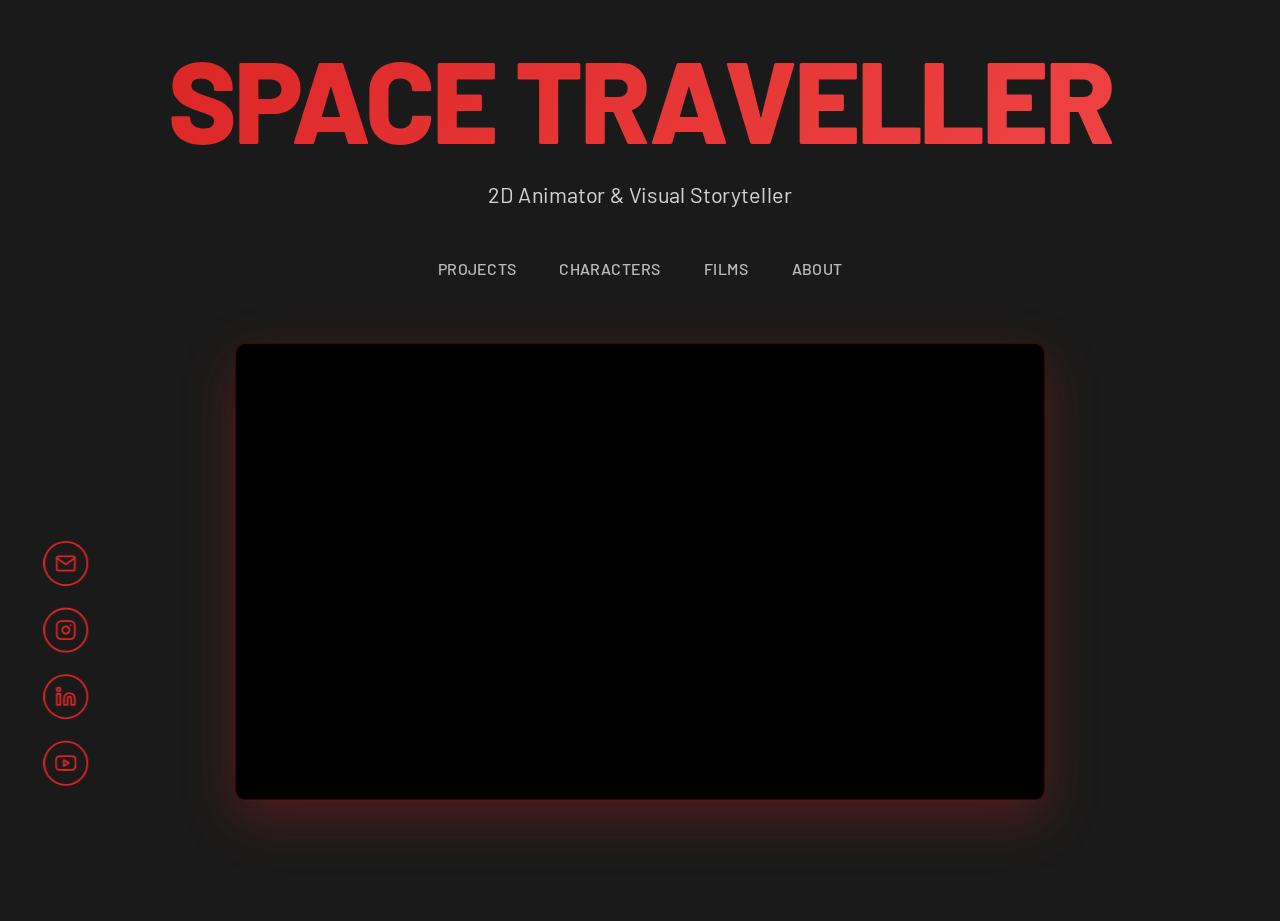
<file: index.html>
<!DOCTYPE html>
<html lang="en">
<head>
    <meta charset="UTF-8">
    <meta name="viewport" content="width=device-width, initial-scale=1.0">
    <title>Space Traveller - Home</title>
    <link rel="stylesheet" href="css/style.css">
</head>
<body>
    <main class="content" style="padding-top: 0;">
        <div class="home-container">
            <div class="home-social-sidebar">
                <a href="mailto:spacetraveller525@gmail.com" class="home-sidebar-link">
                    <div class="home-sidebar-icon">
                        <svg xmlns="http://www.w3.org/2000/svg" width="24" height="24" viewBox="0 0 24 24" fill="none" stroke="currentColor" stroke-width="2" stroke-linecap="round" stroke-linejoin="round">
                            <path d="M4 4h16c1.1 0 2 .9 2 2v12c0 1.1-.9 2-2 2H4c-1.1 0-2-.9-2-2V6c0-1.1.9-2 2-2z"></path>
                            <polyline points="22,6 12,13 2,6"></polyline>
                        </svg>
                    </div>
                    <span class="sidebar-text">spacetraveller525@gmail.com</span>
                </a>
                <a href="https://www.instagram.com/spacetraveller.525/" target="_blank" class="home-sidebar-link">
                    <div class="home-sidebar-icon">
                        <svg xmlns="http://www.w3.org/2000/svg" width="24" height="24" viewBox="0 0 24 24" fill="none" stroke="currentColor" stroke-width="2" stroke-linecap="round" stroke-linejoin="round">
                            <rect x="2" y="2" width="20" height="20" rx="5" ry="5"></rect>
                            <path d="M16 11.37A4 4 0 1 1 12.63 8 4 4 0 0 1 16 11.37z"></path>
                            <line x1="17.5" y1="6.5" x2="17.51" y2="6.5"></line>
                        </svg>
                    </div>
                    <span class="sidebar-text">@spacetraveller.525</span>
                </a>
                <a href="https://www.linkedin.com/in/spacetraveller/" target="_blank" class="home-sidebar-link">
                    <div class="home-sidebar-icon">
                        <svg xmlns="http://www.w3.org/2000/svg" width="24" height="24" viewBox="0 0 24 24" fill="none" stroke="currentColor" stroke-width="2" stroke-linecap="round" stroke-linejoin="round">
                            <path d="M16 8a6 6 0 0 1 6 6v7h-4v-7a2 2 0 0 0-2-2 2 2 0 0 0-2 2v7h-4v-7a6 6 0 0 1 6-6z"></path>
                            <rect x="2" y="9" width="4" height="12"></rect>
                            <circle cx="4" cy="4" r="2"></circle>
                        </svg>
                    </div>
                    <span class="sidebar-text">in/spacetraveller</span>
                </a>
                <a href="https://youtube.com/@spacetraveller525" target="_blank" class="home-sidebar-link">
                    <div class="home-sidebar-icon">
                        <svg xmlns="http://www.w3.org/2000/svg" width="24" height="24" viewBox="0 0 24 24" fill="none" stroke="currentColor" stroke-width="2" stroke-linecap="round" stroke-linejoin="round">
                            <path d="M22.54 6.42a2.78 2.78 0 0 0-1.94-2C18.88 4 12 4 12 4s-6.88 0-8.6.46a2.78 2.78 0 0 0-1.94 2A29 29 0 0 0 1 11.75a29 29 0 0 0 .46 5.33A2.78 2.78 0 0 0 3.4 19c1.72.46 8.6.46 8.6.46s6.88 0 8.6-.46a2.78 2.78 0 0 0 1.94-2 29 29 0 0 0 .46-5.25 29 29 0 0 0-.46-5.33z"></path>
                            <polygon points="9.75 15.02 15.5 11.75 9.75 8.48 9.75 15.02"></polygon>
                        </svg>
                    </div>
                    <span class="sidebar-text">@spacetraveller525</span>
                </a>
            </div>
            
            <div class="home-main-content">
                <h1 class="home-title">SPACE TRAVELLER</h1>
                <p class="home-subtitle">2D Animator & Visual Storyteller</p>
                <nav class="home-nav">
                    <a href="projects.html" class="home-nav-item">Projects</a>
                    <a href="characters.html" class="home-nav-item">Characters</a>
                    <a href="films.html" class="home-nav-item">Films</a>
                    <a href="about.html" class="home-nav-item">About</a>
                </nav>
                <div class="video-container">
                    <iframe src="https://www.youtube.com/embed/kRFguLxbXY4?si=YwdmxigkZ_XMOcw9" title="YouTube video player" frameborder="0" allow="accelerometer; autoplay; clipboard-write; encrypted-media; gyroscope; picture-in-picture; web-share" allowfullscreen></iframe>
                </div>
            </div>
        </div>
    </main>
</body>
</html>
</file>
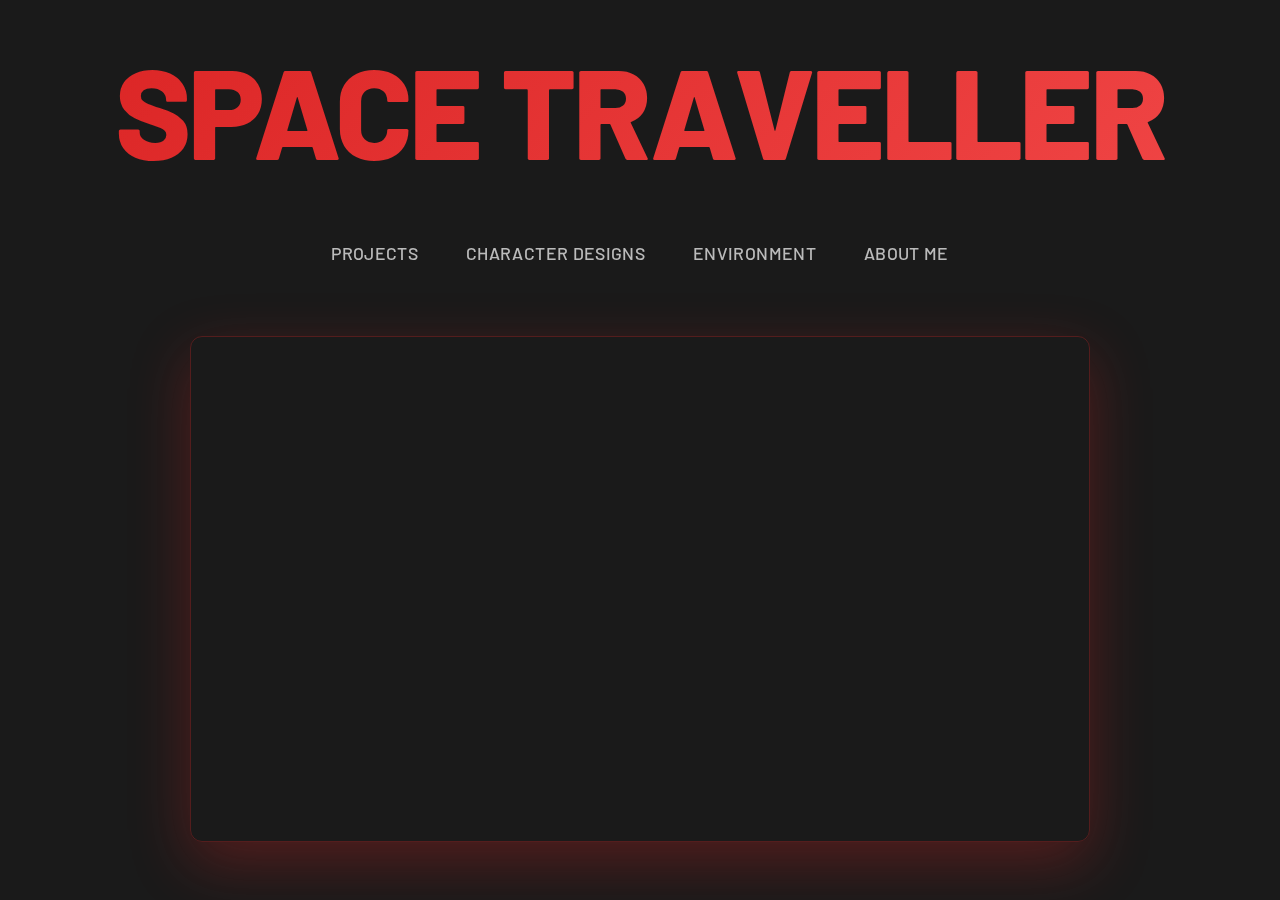
<file: Portfolio/index.html>
<!DOCTYPE html>
<html lang="en">
<head>
    <meta charset="UTF-8">
    <meta name="viewport" content="width=device-width, initial-scale=1.0">
    <title>Portfolio</title>
    <link rel="stylesheet" href="css/style.css">
</head>
<body>
    <header class="header">
        <div class="logo">SPACE TRAVELLER</div>
        <nav class="nav">
            <div class="nav-item active" data-tab="home">Home</div>
            <div class="nav-item" data-tab="projects">Projects</div>
            <div class="nav-item" data-tab="characters">Character Designs</div>
            <div class="nav-item" data-tab="environment">Environment</div>
            <div class="nav-item" data-tab="about">About Me</div>
        </nav>
    </header>

    <main class="content">
        <!-- Home Tab -->
        <div class="tab-content active" id="home">
            <div class="home-container">
                <h1 class="home-title">SPACE TRAVELLER</h1>
                <nav class="home-nav">
                    <div class="home-nav-item" data-tab="projects">Projects</div>
                    <div class="home-nav-item" data-tab="characters">Character Designs</div>
                    <div class="home-nav-item" data-tab="environment">Environment</div>
                    <div class="home-nav-item" data-tab="about">About Me</div>
                </nav>
                <div class="video-container">
                    <iframe src="https://www.youtube.com/embed/kRFguLxbXY4?si=YwdmxigkZ_XMOcw9" title="YouTube video player" frameborder="0" allow="accelerometer; autoplay; clipboard-write; encrypted-media; gyroscope; picture-in-picture; web-share" allowfullscreen></iframe>
                </div>
            </div>
        </div>

        <!-- Projects Tab -->
        <div class="tab-content" id="projects">
            <div class="hero">
                <h1 class="hero-title">CREATIVE<br>PROJECTS</h1>
                <p class="hero-subtitle">A collection of my latest work showcasing various artistic styles and techniques</p>
            </div>
            <div class="grid">
                <div class="card">
                    <div class="placeholder-img">01</div>
                    <div class="card-overlay">
                        <h3 class="card-title">Project Alpha</h3>
                        <p class="card-desc">Digital illustration series</p>
                    </div>
                </div>
                <div class="card">
                    <div class="placeholder-img" style="background: linear-gradient(135deg, #7f1d1d 0%, #dc2626 100%);">02</div>
                    <div class="card-overlay">
                        <h3 class="card-title">Project Beta</h3>
                        <p class="card-desc">Concept art exploration</p>
                    </div>
                </div>
                <div class="card">
                    <div class="placeholder-img" style="background: linear-gradient(135deg, #450a0a 0%, #991b1b 100%);">03</div>
                    <div class="card-overlay">
                        <h3 class="card-title">Project Gamma</h3>
                        <p class="card-desc">Mixed media collection</p>
                    </div>
                </div>
                <div class="card">
                    <div class="placeholder-img" style="background: linear-gradient(135deg, #991b1b 0%, #ef4444 100%);">04</div>
                    <div class="card-overlay">
                        <h3 class="card-title">Project Delta</h3>
                        <p class="card-desc">Experimental artwork</p>
                    </div>
                </div>
                <div class="card">
                    <div class="placeholder-img" style="background: linear-gradient(135deg, #b91c1c 0%, #dc2626 100%);">05</div>
                    <div class="card-overlay">
                        <h3 class="card-title">Project Epsilon</h3>
                        <p class="card-desc">Character studies</p>
                    </div>
                </div>
                <div class="card">
                    <div class="placeholder-img" style="background: linear-gradient(135deg, #1a0000 0%, #7f1d1d 100%);">06</div>
                    <div class="card-overlay">
                        <h3 class="card-title">Project Zeta</h3>
                        <p class="card-desc">Environment designs</p>
                    </div>
                </div>
            </div>
        </div>

        <!-- Character Designs Tab -->
        <div class="tab-content" id="characters">
            <div class="hero">
                <h1 class="hero-title">CHARACTER<br>DESIGNS</h1>
                <p class="hero-subtitle">Original characters brought to life through unique design and storytelling</p>
            </div>
            <div class="grid">
                <div class="card">
                    <div class="placeholder-img" style="background: linear-gradient(135deg, #dc2626 0%, #450a0a 100%);">C1</div>
                    <div class="card-overlay">
                        <h3 class="card-title">The Wanderer</h3>
                        <p class="card-desc">Fantasy character design</p>
                    </div>
                </div>
                <div class="card">
                    <div class="placeholder-img" style="background: linear-gradient(135deg, #991b1b 0%, #1a0000 100%);">C2</div>
                    <div class="card-overlay">
                        <h3 class="card-title">Cyber Nomad</h3>
                        <p class="card-desc">Sci-fi character concept</p>
                    </div>
                </div>
                <div class="card">
                    <div class="placeholder-img" style="background: linear-gradient(135deg, #b91c1c 0%, #450a0a 100%);">C3</div>
                    <div class="card-overlay">
                        <h3 class="card-title">The Guardian</h3>
                        <p class="card-desc">Hero character design</p>
                    </div>
                </div>
                <div class="card">
                    <div class="placeholder-img" style="background: linear-gradient(135deg, #ef4444 0%, #7f1d1d 100%);">C4</div>
                    <div class="card-overlay">
                        <h3 class="card-title">Shadow Dancer</h3>
                        <p class="card-desc">Stealth character design</p>
                    </div>
                </div>
                <div class="card">
                    <div class="placeholder-img" style="background: linear-gradient(135deg, #7f1d1d 0%, #dc2626 100%);">C5</div>
                    <div class="card-overlay">
                        <h3 class="card-title">The Alchemist</h3>
                        <p class="card-desc">Magic user concept</p>
                    </div>
                </div>
                <div class="card">
                    <div class="placeholder-img" style="background: linear-gradient(135deg, #450a0a 0%, #b91c1c 100%);">C6</div>
                    <div class="card-overlay">
                        <h3 class="card-title">Street Samurai</h3>
                        <p class="card-desc">Urban warrior design</p>
                    </div>
                </div>
            </div>
        </div>

        <!-- Environment Tab -->
        <div class="tab-content" id="environment">
            <div class="hero">
                <h1 class="hero-title">ENVIRONMENT<br>ART</h1>
                <p class="hero-subtitle">Immersive worlds and atmospheric scenes that tell their own stories</p>
            </div>
            <div class="grid">
                <div class="card">
                    <div class="placeholder-img" style="background: linear-gradient(135deg, #dc2626 0%, #000000 100%);">E1</div>
                    <div class="card-overlay">
                        <h3 class="card-title">Neon City</h3>
                        <p class="card-desc">Cyberpunk cityscape</p>
                    </div>
                </div>
                <div class="card">
                    <div class="placeholder-img" style="background: linear-gradient(135deg, #991b1b 0%, #1a0000 100%);">E2</div>
                    <div class="card-overlay">
                        <h3 class="card-title">Ancient Ruins</h3>
                        <p class="card-desc">Fantasy temple environment</p>
                    </div>
                </div>
                <div class="card">
                    <div class="placeholder-img" style="background: linear-gradient(135deg, #7f1d1d 0%, #450a0a 100%);">E3</div>
                    <div class="card-overlay">
                        <h3 class="card-title">Crystal Caves</h3>
                        <p class="card-desc">Underground cavern system</p>
                    </div>
                </div>
                <div class="card">
                    <div class="placeholder-img" style="background: linear-gradient(135deg, #b91c1c 0%, #000000 100%);">E4</div>
                    <div class="card-overlay">
                        <h3 class="card-title">Sky Harbor</h3>
                        <p class="card-desc">Floating city concept</p>
                    </div>
                </div>
                <div class="card">
                    <div class="placeholder-img" style="background: linear-gradient(135deg, #ef4444 0%, #7f1d1d 100%);">E5</div>
                    <div class="card-overlay">
                        <h3 class="card-title">Desert Outpost</h3>
                        <p class="card-desc">Post-apocalyptic settlement</p>
                    </div>
                </div>
                <div class="card">
                    <div class="placeholder-img" style="background: linear-gradient(135deg, #450a0a 0%, #dc2626 100%);">E6</div>
                    <div class="card-overlay">
                        <h3 class="card-title">Mystic Forest</h3>
                        <p class="card-desc">Enchanted woodland scene</p>
                    </div>
                </div>
            </div>
        </div>

        <!-- About Tab -->
        <div class="tab-content" id="about">
            <div class="about-container">
                <div class="about-section">
                    <h2>About Me</h2>
                    <p>I'm a passionate artist and designer specializing in character design, environment art, and visual storytelling. With years of experience bringing imaginative worlds to life, I focus on creating compelling visuals that resonate with audiences.</p>
                    <p>My work spans across various mediums including digital illustration, concept art, and environmental design. I believe in the power of art to transport viewers to new worlds and evoke powerful emotions.</p>
                </div>

                <div class="about-section">
                    <h2>Skills & Expertise</h2>
                    <div class="skills">
                        <div class="skill-tag">Character Design</div>
                        <div class="skill-tag">Environment Art</div>
                        <div class="skill-tag">Digital Painting</div>
                        <div class="skill-tag">Concept Art</div>
                        <div class="skill-tag">Illustration</div>
                        <div class="skill-tag">3D Modeling</div>
                        <div class="skill-tag">Color Theory</div>
                        <div class="skill-tag">Storytelling</div>
                    </div>
                </div>

                <div class="about-section">
                    <h2>Let's Connect</h2>
                    <p>I'm always excited to collaborate on new projects and connect with fellow creatives. Feel free to reach out!</p>
                    <div class="contact-links">
                        <a href="mailto:your.email@example.com" class="contact-link" title="Email">
                            <svg xmlns="http://www.w3.org/2000/svg" width="24" height="24" viewBox="0 0 24 24" fill="none" stroke="currentColor" stroke-width="2" stroke-linecap="round" stroke-linejoin="round">
                                <path d="M4 4h16c1.1 0 2 .9 2 2v12c0 1.1-.9 2-2 2H4c-1.1 0-2-.9-2-2V6c0-1.1.9-2 2-2z"></path>
                                <polyline points="22,6 12,13 2,6"></polyline>
                            </svg>
                        </a>
                        <a href="https://www.instagram.com/spacetraveller.525/" target="_blank" class="contact-link" title="Instagram">
                            <svg xmlns="http://www.w3.org/2000/svg" width="24" height="24" viewBox="0 0 24 24" fill="none" stroke="currentColor" stroke-width="2" stroke-linecap="round" stroke-linejoin="round">
                                <rect x="2" y="2" width="20" height="20" rx="5" ry="5"></rect>
                                <path d="M16 11.37A4 4 0 1 1 12.63 8 4 4 0 0 1 16 11.37z"></path>
                                <line x1="17.5" y1="6.5" x2="17.51" y2="6.5"></line>
                            </svg>
                        </a>
                        <a href="https://www.linkedin.com/in/spacetraveller/" target="_blank" class="contact-link" title="LinkedIn">
                            <svg xmlns="http://www.w3.org/2000/svg" width="24" height="24" viewBox="0 0 24 24" fill="none" stroke="currentColor" stroke-width="2" stroke-linecap="round" stroke-linejoin="round">
                                <path d="M16 8a6 6 0 0 1 6 6v7h-4v-7a2 2 0 0 0-2-2 2 2 0 0 0-2 2v7h-4v-7a6 6 0 0 1 6-6z"></path>
                                <rect x="2" y="9" width="4" height="12"></rect>
                                <circle cx="4" cy="4" r="2"></circle>
                            </svg>
                        </a>
                        <a href="#" class="contact-link" title="Twitter">
                            <svg xmlns="http://www.w3.org/2000/svg" width="24" height="24" viewBox="0 0 24 24" fill="none" stroke="currentColor" stroke-width="2" stroke-linecap="round" stroke-linejoin="round">
                                <path d="M23 3a10.9 10.9 0 0 1-3.14 1.53 4.48 4.48 0 0 0-7.86 3v1A10.66 10.66 0 0 1 3 4s-4 9 5 13a11.64 11.64 0 0 1-7 2c9 5 20 0 20-11.5a4.5 4.5 0 0 0-.08-.83A7.72 7.72 0 0 0 23 3z"></path>
                            </svg>
                        </a>
                    </div>
                </div>
            </div>
        </div>
    </main>

    <script src="js/script.js"></script>
</body>
</html>
</file>
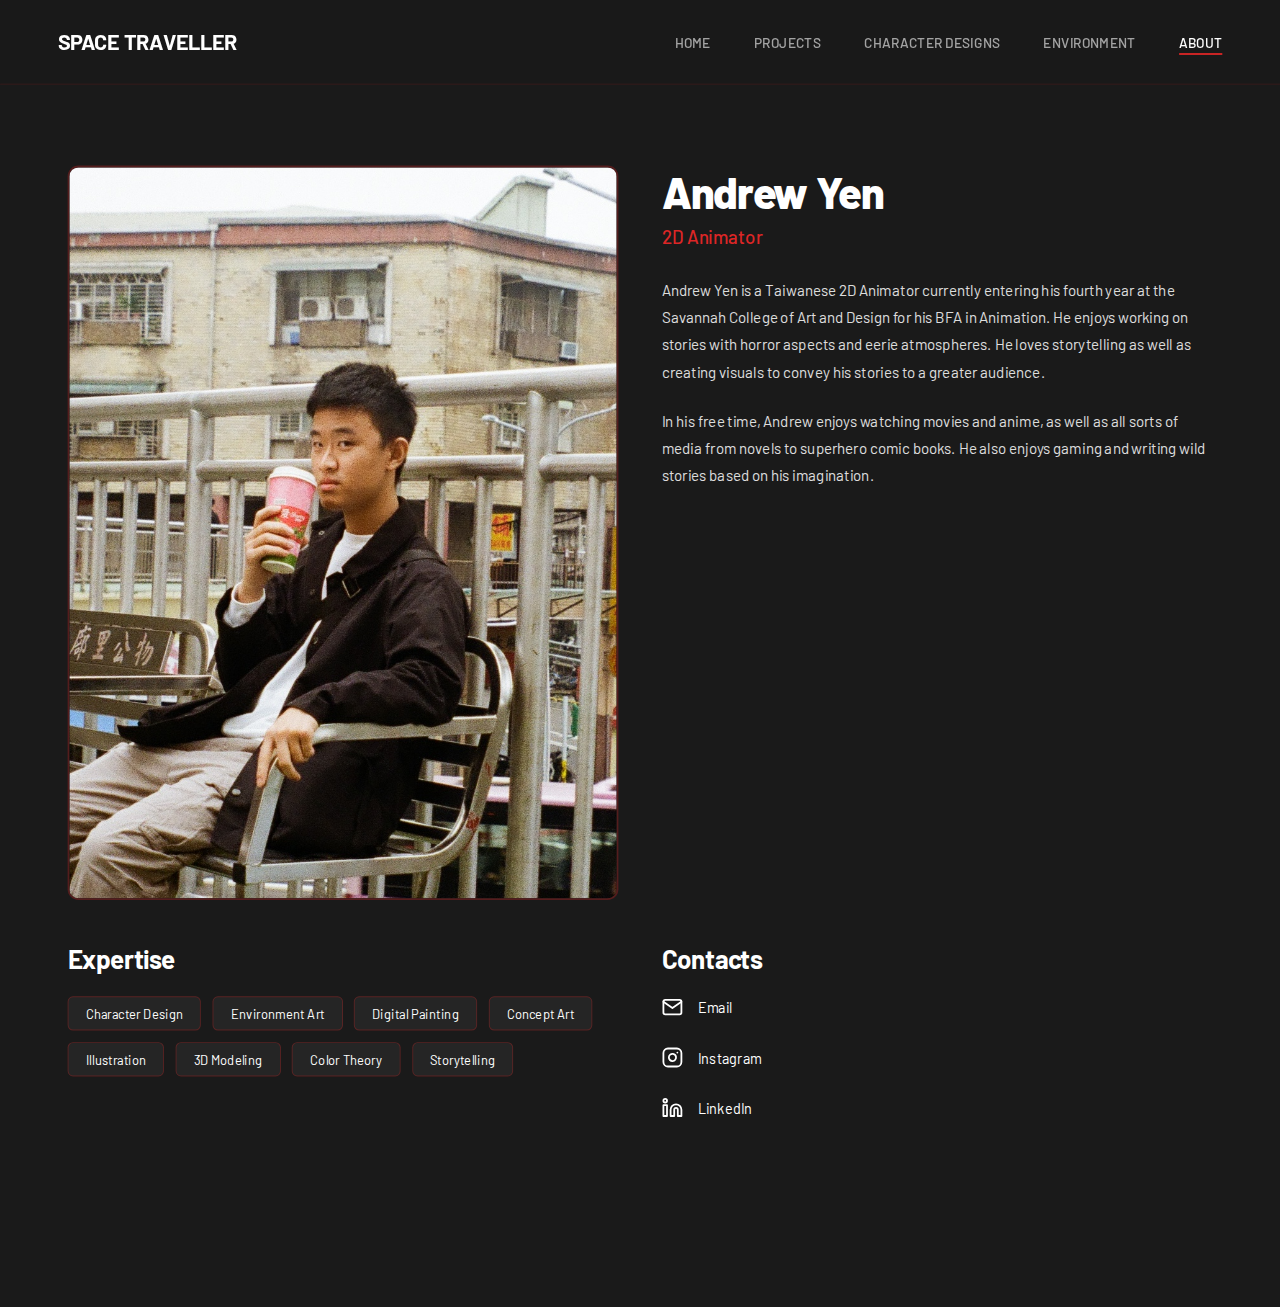
<file: about.html>
<!DOCTYPE html>
<html lang="en">
<head>
    <meta charset="UTF-8">
    <meta name="viewport" content="width=device-width, initial-scale=1.0">
    <title>Andrew Yen - About</title>
    <link rel="stylesheet" href="css/style.css">
</head>
<body>
    <header class="header">
        <div class="logo"><a href="index.html" style="color: inherit; text-decoration: none;">SPACE TRAVELLER</a></div>
        <nav class="nav">
            <a href="index.html" class="nav-item">Home</a>
            <a href="projects.html" class="nav-item">Projects</a>
            <a href="characters.html" class="nav-item">Character Designs</a>
            <a href="environment.html" class="nav-item">Environment</a>
            <a href="about.html" class="nav-item active">About</a>
        </nav>
    </header>

    <main class="content">
        <div class="about-grid-layout">
            <div class="about-grid-container">
                <!-- Top Left: Photo -->
                <div class="about-photo-box">
                    <div class="about-photo-grid">
                        <img src="images/me.jpg" alt="Andrew Yen"> 
                    </div>
                </div>
                
                <!-- Top Right: Biography -->
                <div class="about-bio-box">
                    <h1 class="about-name-grid">Andrew Yen</h1>
                    <p class="about-title-grid">2D Animator</p>
                    <div class="about-bio-text">
                        <p>Andrew Yen is a Taiwanese 2D Animator currently entering his fourth year at the Savannah College of Art and Design for his BFA in Animation. He enjoys working on stories with horror aspects and eerie atmospheres. He loves storytelling as well as creating visuals to convey his stories to a greater audience.</p>
                        <p>In his free time, Andrew enjoys watching movies and anime, as well as all sorts of media from novels to superhero comic books. He also enjoys gaming and writing wild stories based on his imagination.</p>
                    </div>
                </div>
                
                <!-- Bottom Left: Skills -->
                <div class="about-skills-box">
                    <h2 class="section-heading">Expertise</h2>
                    <div class="skills-list-grid">
                        <span>Character Design</span>
                        <span>Environment Art</span>
                        <span>Digital Painting</span>
                        <span>Concept Art</span>
                        <span>Illustration</span>
                        <span>3D Modeling</span>
                        <span>Color Theory</span>
                        <span>Storytelling</span>
                    </div>
                </div>
                
                <!-- Bottom Right: Contact -->
                <div class="about-contact-box">
                    <h2 class="section-heading">Contacts</h2>
                    <p class="contact-intro"></p>
                    <div class="contact-links-grid">
                        <a href="mailto:spacetraveller525@gmail.com" class="contact-item-grid">
                            <svg xmlns="http://www.w3.org/2000/svg" width="24" height="24" viewBox="0 0 24 24" fill="none" stroke="currentColor" stroke-width="2" stroke-linecap="round" stroke-linejoin="round">
                                <path d="M4 4h16c1.1 0 2 .9 2 2v12c0 1.1-.9 2-2 2H4c-1.1 0-2-.9-2-2V6c0-1.1.9-2 2-2z"></path>
                                <polyline points="22,6 12,13 2,6"></polyline>
                            </svg>
                            <span>Email</span>
                        </a>
                        <a href="https://www.instagram.com/spacetraveller.525/" target="_blank" class="contact-item-grid">
                            <svg xmlns="http://www.w3.org/2000/svg" width="24" height="24" viewBox="0 0 24 24" fill="none" stroke="currentColor" stroke-width="2" stroke-linecap="round" stroke-linejoin="round">
                                <rect x="2" y="2" width="20" height="20" rx="5" ry="5"></rect>
                                <path d="M16 11.37A4 4 0 1 1 12.63 8 4 4 0 0 1 16 11.37z"></path>
                                <line x1="17.5" y1="6.5" x2="17.51" y2="6.5"></line>
                            </svg>
                            <span>Instagram</span>
                        </a>
                        <a href="https://www.linkedin.com/in/spacetraveller/" target="_blank" class="contact-item-grid">
                            <svg xmlns="http://www.w3.org/2000/svg" width="24" height="24" viewBox="0 0 24 24" fill="none" stroke="currentColor" stroke-width="2" stroke-linecap="round" stroke-linejoin="round">
                                <path d="M16 8a6 6 0 0 1 6 6v7h-4v-7a2 2 0 0 0-2-2 2 2 0 0 0-2 2v7h-4v-7a6 6 0 0 1 6-6z"></path>
                                <rect x="2" y="9" width="4" height="12"></rect>
                                <circle cx="4" cy="4" r="2"></circle>
                            </svg>
                            <span>LinkedIn</span>
                        </a>
                    </div>
                </div>
            </div>
        </div>
    </main>
</body>
</html>
</file>
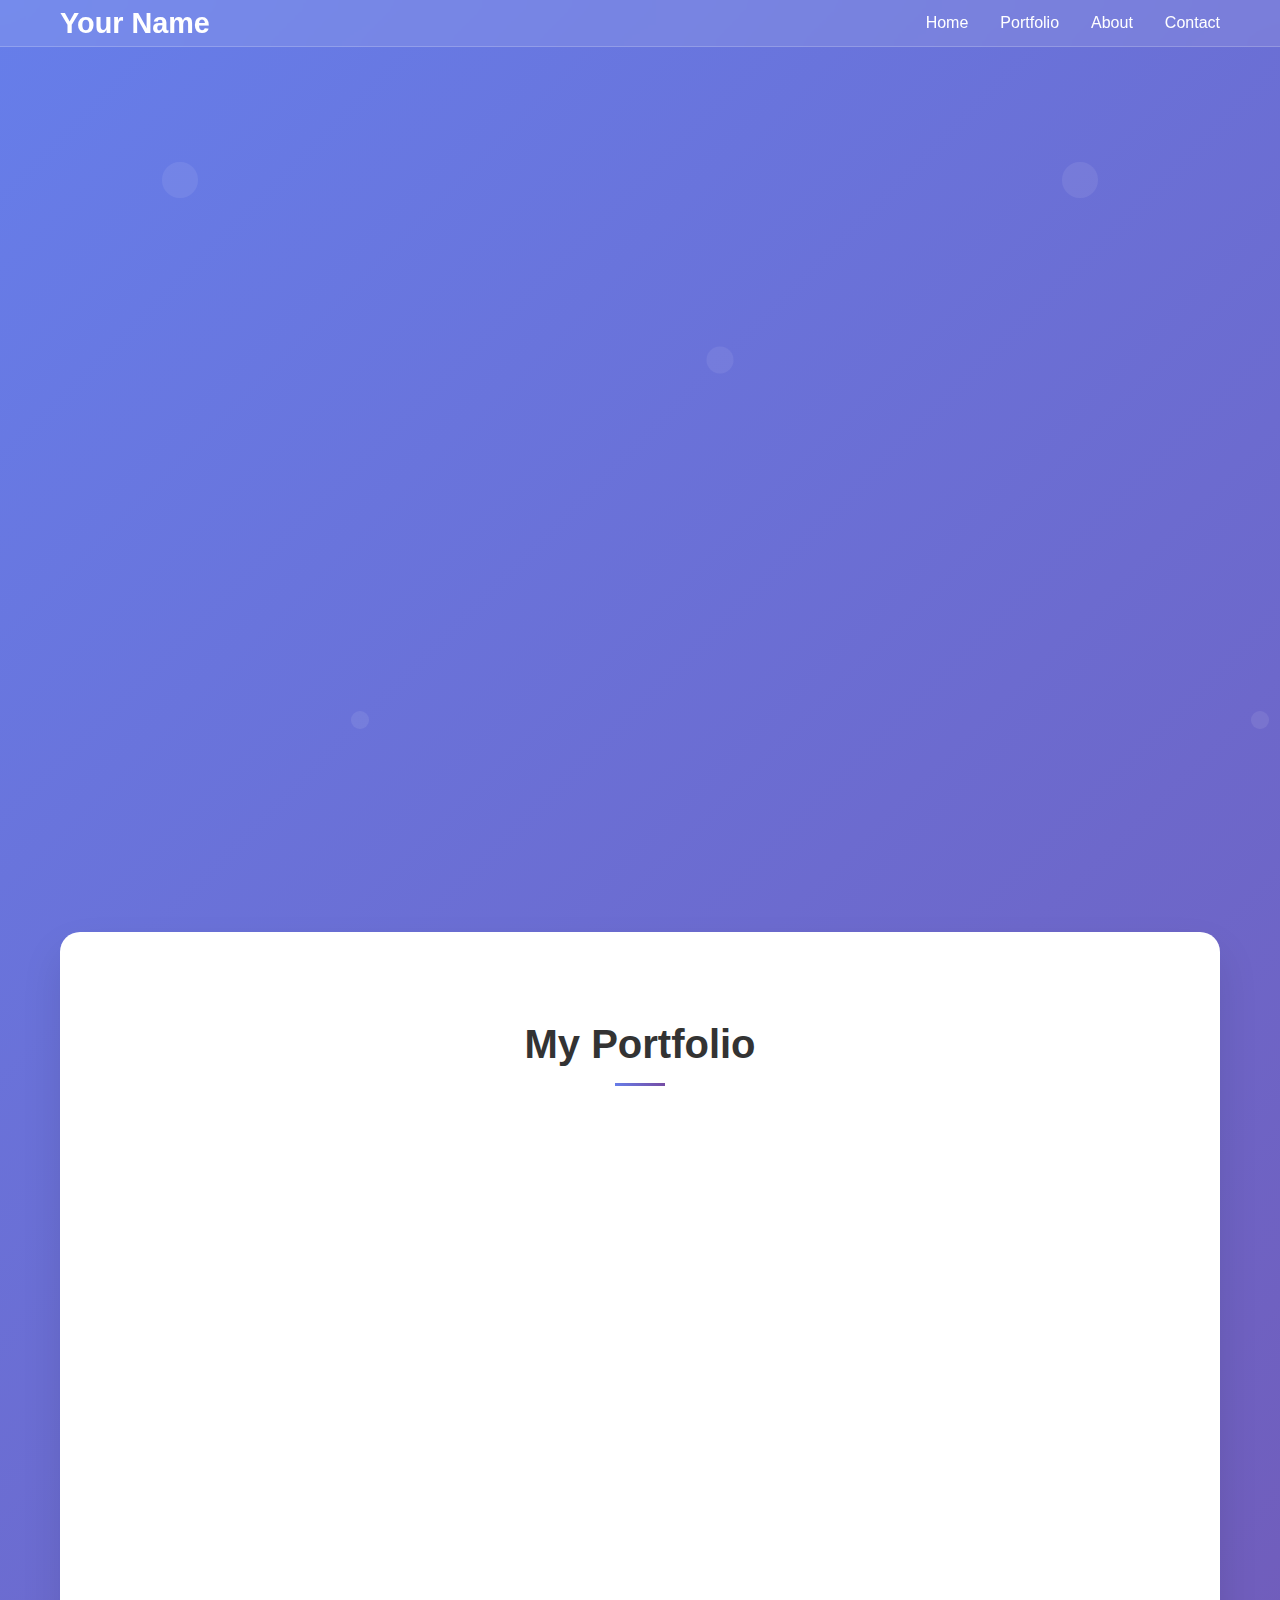
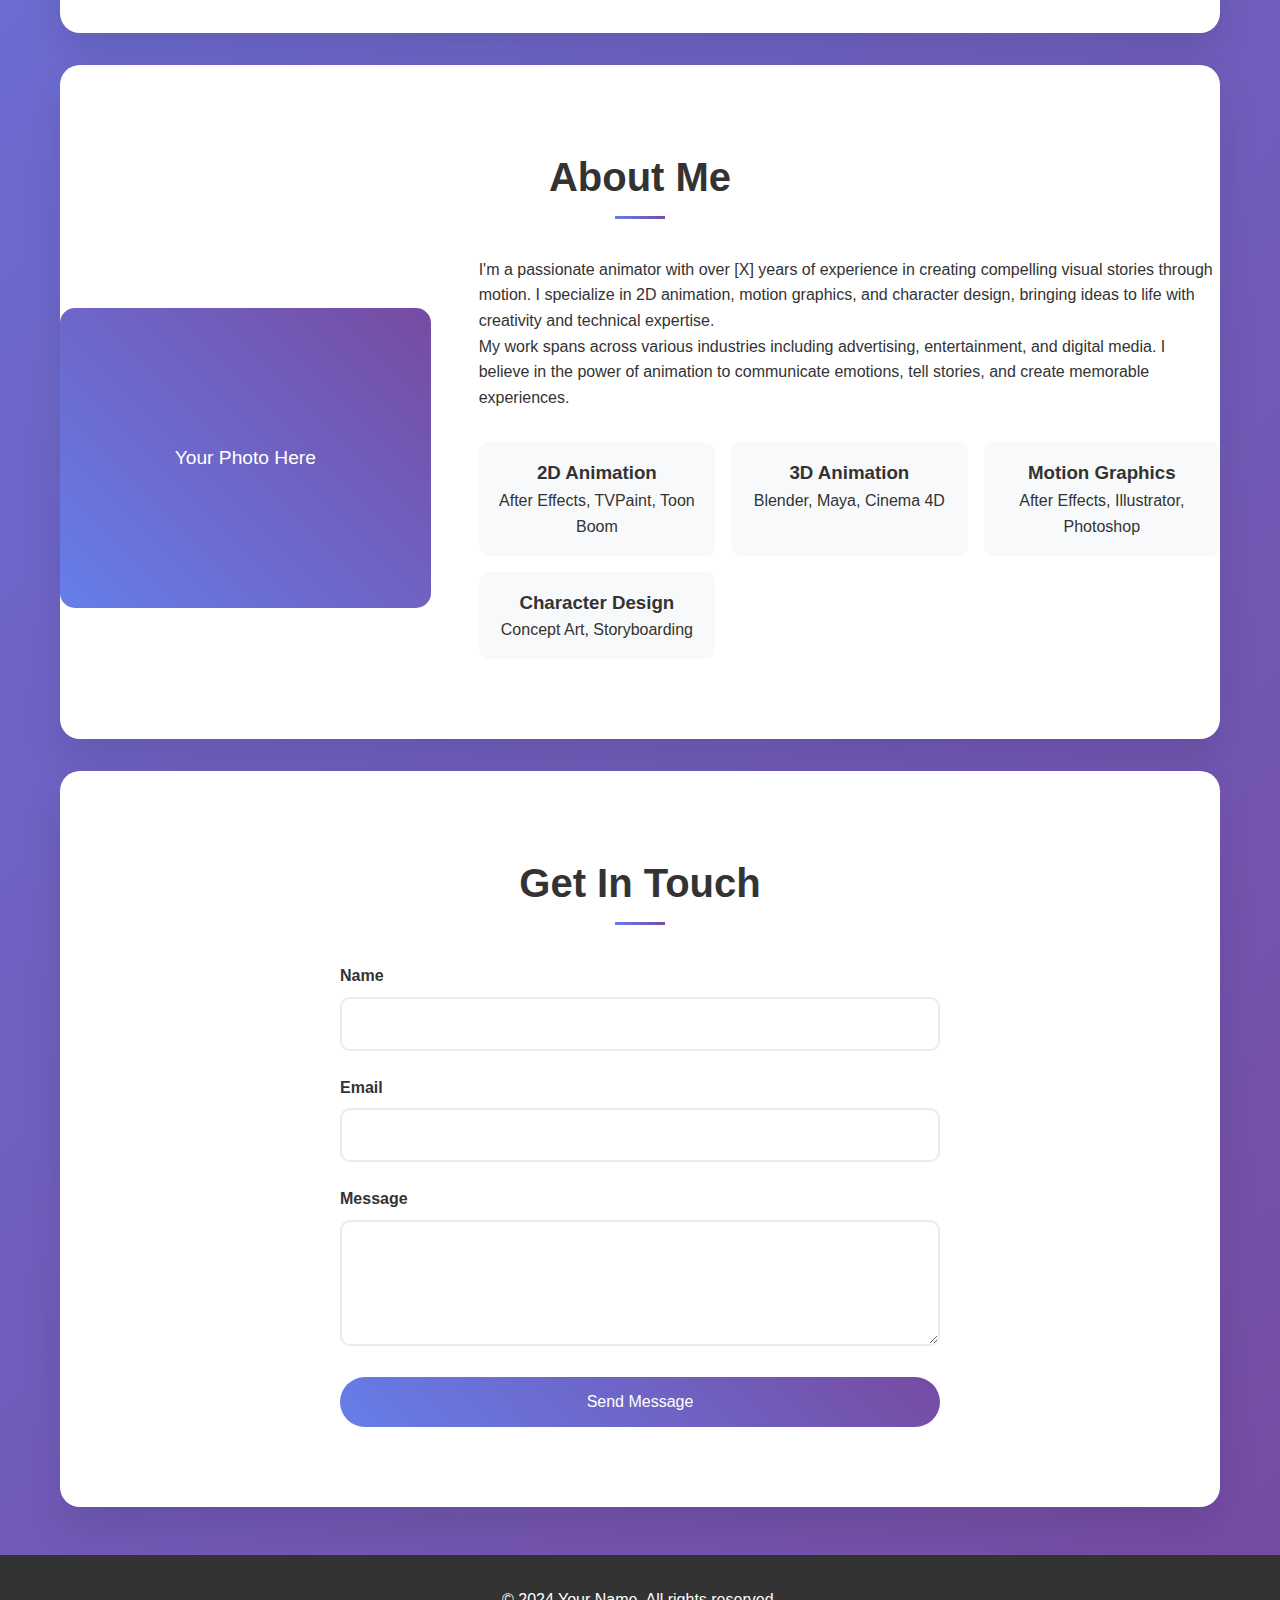
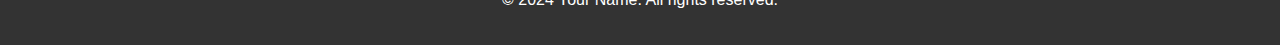
<file: animation_portfolio.html>
<!DOCTYPE html>
<html lang="en">
<head>
    <meta charset="UTF-8">
    <meta name="viewport" content="width=device-width, initial-scale=1.0">
    <title>Your Name - Animation Portfolio</title>
    <style>
        * {
            margin: 0;
            padding: 0;
            box-sizing: border-box;
        }

        body {
            font-family: 'Arial', sans-serif;
            line-height: 1.6;
            color: #333;
            background: linear-gradient(135deg, #667eea 0%, #764ba2 100%);
            min-height: 100vh;
        }

        .container {
            max-width: 1200px;
            margin: 0 auto;
            padding: 0 20px;
        }

        /* Header */
        header {
            background: rgba(255, 255, 255, 0.1);
            backdrop-filter: blur(10px);
            border-bottom: 1px solid rgba(255, 255, 255, 0.2);
            position: fixed;
            width: 100%;
            top: 0;
            z-index: 1000;
            transition: all 0.3s ease;
        }

        nav {
            display: flex;
            justify-content: space-between;
            align-items: center;
            padding: 1rem 0;
        }

        .logo {
            font-size: 1.8rem;
            font-weight: bold;
            color: white;
            text-decoration: none;
        }

        .nav-links {
            display: flex;
            list-style: none;
            gap: 2rem;
        }

        .nav-links a {
            color: white;
            text-decoration: none;
            transition: color 0.3s ease;
            position: relative;
        }

        .nav-links a:hover {
            color: #ffd700;
        }

        .nav-links a::after {
            content: '';
            position: absolute;
            bottom: -5px;
            left: 0;
            width: 0;
            height: 2px;
            background: #ffd700;
            transition: width 0.3s ease;
        }

        .nav-links a:hover::after {
            width: 100%;
        }

        /* Hero Section */
        .hero {
            height: 100vh;
            display: flex;
            align-items: center;
            justify-content: center;
            text-align: center;
            color: white;
            position: relative;
            overflow: hidden;
        }

        .hero::before {
            content: '';
            position: absolute;
            top: 0;
            left: 0;
            right: 0;
            bottom: 0;
            background: url('data:image/svg+xml,<svg xmlns="http://www.w3.org/2000/svg" viewBox="0 0 100 100"><circle cx="20" cy="20" r="2" fill="rgba(255,255,255,0.1)" opacity="0.5"><animate attributeName="opacity" values="0.5;1;0.5" dur="3s" repeatCount="indefinite"/></circle><circle cx="80" cy="40" r="1.5" fill="rgba(255,255,255,0.1)" opacity="0.3"><animate attributeName="opacity" values="0.3;0.8;0.3" dur="2s" repeatCount="indefinite"/></circle><circle cx="40" cy="80" r="1" fill="rgba(255,255,255,0.1)" opacity="0.7"><animate attributeName="opacity" values="0.7;1;0.7" dur="4s" repeatCount="indefinite"/></circle></svg>');
        }

        .hero-content {
            position: relative;
            z-index: 1;
        }

        .hero h1 {
            font-size: 4rem;
            margin-bottom: 1rem;
            opacity: 0;
            animation: slideUp 1s ease forwards;
        }

        .hero p {
            font-size: 1.5rem;
            margin-bottom: 2rem;
            opacity: 0;
            animation: slideUp 1s ease 0.3s forwards;
        }

        .cta-button {
            display: inline-block;
            background: linear-gradient(45deg, #ffd700, #ffed4e);
            color: #333;
            padding: 1rem 2rem;
            border-radius: 50px;
            text-decoration: none;
            font-weight: bold;
            transition: all 0.3s ease;
            opacity: 0;
            animation: slideUp 1s ease 0.6s forwards;
        }

        .cta-button:hover {
            transform: translateY(-3px);
            box-shadow: 0 10px 30px rgba(255, 215, 0, 0.3);
        }

        @keyframes slideUp {
            from {
                opacity: 0;
                transform: translateY(50px);
            }
            to {
                opacity: 1;
                transform: translateY(0);
            }
        }

        /* Sections */
        .section {
            padding: 5rem 0;
            background: white;
            margin-top: 2rem;
            border-radius: 20px;
            box-shadow: 0 20px 40px rgba(0, 0, 0, 0.1);
        }

        .section h2 {
            text-align: center;
            font-size: 2.5rem;
            margin-bottom: 3rem;
            color: #333;
            position: relative;
        }

        .section h2::after {
            content: '';
            position: absolute;
            bottom: -10px;
            left: 50%;
            transform: translateX(-50%);
            width: 50px;
            height: 3px;
            background: linear-gradient(45deg, #667eea, #764ba2);
        }

        /* Portfolio Grid */
        .portfolio-grid {
            display: grid;
            grid-template-columns: repeat(auto-fit, minmax(300px, 1fr));
            gap: 2rem;
            margin-top: 2rem;
        }

        .portfolio-item {
            background: #f8f9fa;
            border-radius: 15px;
            overflow: hidden;
            transition: all 0.3s ease;
            position: relative;
        }

        .portfolio-item:hover {
            transform: translateY(-10px);
            box-shadow: 0 20px 40px rgba(0, 0, 0, 0.2);
        }

        .portfolio-item img {
            width: 100%;
            height: 200px;
            object-fit: cover;
        }

        .portfolio-item-content {
            padding: 1.5rem;
        }

        .portfolio-item h3 {
            margin-bottom: 0.5rem;
            color: #333;
        }

        .portfolio-item p {
            color: #666;
            margin-bottom: 1rem;
        }

        .portfolio-item .tags {
            display: flex;
            flex-wrap: wrap;
            gap: 0.5rem;
        }

        .tag {
            background: linear-gradient(45deg, #667eea, #764ba2);
            color: white;
            padding: 0.3rem 0.8rem;
            border-radius: 20px;
            font-size: 0.8rem;
        }

        /* About Section */
        .about-content {
            display: grid;
            grid-template-columns: 1fr 2fr;
            gap: 3rem;
            align-items: center;
        }

        .about-image {
            width: 100%;
            height: 300px;
            background: linear-gradient(45deg, #667eea, #764ba2);
            border-radius: 15px;
            display: flex;
            align-items: center;
            justify-content: center;
            color: white;
            font-size: 1.2rem;
        }

        .skills {
            display: grid;
            grid-template-columns: repeat(auto-fit, minmax(200px, 1fr));
            gap: 1rem;
            margin-top: 2rem;
        }

        .skill {
            background: #f8f9fa;
            padding: 1rem;
            border-radius: 10px;
            text-align: center;
            transition: all 0.3s ease;
        }

        .skill:hover {
            background: linear-gradient(45deg, #667eea, #764ba2);
            color: white;
        }

        /* Contact */
        .contact-form {
            max-width: 600px;
            margin: 0 auto;
        }

        .form-group {
            margin-bottom: 1.5rem;
        }

        .form-group label {
            display: block;
            margin-bottom: 0.5rem;
            font-weight: bold;
            color: #333;
        }

        .form-group input,
        .form-group textarea {
            width: 100%;
            padding: 1rem;
            border: 2px solid #e9ecef;
            border-radius: 10px;
            font-size: 1rem;
            transition: border-color 0.3s ease;
        }

        .form-group input:focus,
        .form-group textarea:focus {
            outline: none;
            border-color: #667eea;
        }

        .submit-btn {
            background: linear-gradient(45deg, #667eea, #764ba2);
            color: white;
            padding: 1rem 2rem;
            border: none;
            border-radius: 50px;
            font-size: 1rem;
            cursor: pointer;
            transition: all 0.3s ease;
            width: 100%;
        }

        .submit-btn:hover {
            transform: translateY(-2px);
            box-shadow: 0 10px 30px rgba(102, 126, 234, 0.3);
        }

        /* Footer */
        footer {
            background: #333;
            color: white;
            text-align: center;
            padding: 2rem 0;
            margin-top: 3rem;
        }

        /* Responsive */
        @media (max-width: 768px) {
            .nav-links {
                display: none;
            }

            .hero h1 {
                font-size: 2.5rem;
            }

            .hero p {
                font-size: 1.2rem;
            }

            .about-content {
                grid-template-columns: 1fr;
            }

            .portfolio-grid {
                grid-template-columns: 1fr;
            }
        }
    </style>
</head>
<body>
    <header>
        <nav class="container">
            <a href="#" class="logo">Your Name</a>
            <ul class="nav-links">
                <li><a href="#home">Home</a></li>
                <li><a href="#portfolio">Portfolio</a></li>
                <li><a href="#about">About</a></li>
                <li><a href="#contact">Contact</a></li>
            </ul>
        </nav>
    </header>

    <section id="home" class="hero">
        <div class="hero-content">
            <h1>Your Name</h1>
            <p>Creative Animator & Motion Designer</p>
            <a href="#portfolio" class="cta-button">View My Work</a>
        </div>
    </section>

    <div class="container">
        <section id="portfolio" class="section">
            <h2>My Portfolio</h2>
            <div class="portfolio-grid">
                <div class="portfolio-item">
                    <img src="data:image/svg+xml,<svg xmlns='http://www.w3.org/2000/svg' viewBox='0 0 400 200'><rect width='400' height='200' fill='%23667eea'/><text x='200' y='100' text-anchor='middle' dominant-baseline='middle' fill='white' font-size='20'>Character Animation</text></svg>" alt="Character Animation">
                    <div class="portfolio-item-content">
                        <h3>Character Animation Reel</h3>
                        <p>A collection of character animations showcasing personality and movement.</p>
                        <div class="tags">
                            <span class="tag">2D Animation</span>
                            <span class="tag">Character Design</span>
                            <span class="tag">After Effects</span>
                        </div>
                    </div>
                </div>

                <div class="portfolio-item">
                    <img src="data:image/svg+xml,<svg xmlns='http://www.w3.org/2000/svg' viewBox='0 0 400 200'><rect width='400' height='200' fill='%23764ba2'/><text x='200' y='100' text-anchor='middle' dominant-baseline='middle' fill='white' font-size='20'>Motion Graphics</text></svg>" alt="Motion Graphics">
                    <div class="portfolio-item-content">
                        <h3>Motion Graphics Demo</h3>
                        <p>Dynamic motion graphics for commercial and promotional content.</p>
                        <div class="tags">
                            <span class="tag">Motion Graphics</span>
                            <span class="tag">Typography</span>
                            <span class="tag">Cinema 4D</span>
                        </div>
                    </div>
                </div>

                <div class="portfolio-item">
                    <img src="data:image/svg+xml,<svg xmlns='http://www.w3.org/2000/svg' viewBox='0 0 400 200'><rect width='400' height='200' fill='%23ffd700'/><text x='200' y='100' text-anchor='middle' dominant-baseline='middle' fill='%23333' font-size='20'>3D Animation</text></svg>" alt="3D Animation">
                    <div class="portfolio-item-content">
                        <h3>3D Animation Project</h3>
                        <p>Three-dimensional character and environment animations.</p>
                        <div class="tags">
                            <span class="tag">3D Animation</span>
                            <span class="tag">Blender</span>
                            <span class="tag">Modeling</span>
                        </div>
                    </div>
                </div>
            </div>
        </section>

        <section id="about" class="section">
            <h2>About Me</h2>
            <div class="about-content">
                <div class="about-image">
                    Your Photo Here
                </div>
                <div>
                    <p>I'm a passionate animator with over [X] years of experience in creating compelling visual stories through motion. I specialize in 2D animation, motion graphics, and character design, bringing ideas to life with creativity and technical expertise.</p>
                    <p>My work spans across various industries including advertising, entertainment, and digital media. I believe in the power of animation to communicate emotions, tell stories, and create memorable experiences.</p>
                    
                    <div class="skills">
                        <div class="skill">
                            <h3>2D Animation</h3>
                            <p>After Effects, TVPaint, Toon Boom</p>
                        </div>
                        <div class="skill">
                            <h3>3D Animation</h3>
                            <p>Blender, Maya, Cinema 4D</p>
                        </div>
                        <div class="skill">
                            <h3>Motion Graphics</h3>
                            <p>After Effects, Illustrator, Photoshop</p>
                        </div>
                        <div class="skill">
                            <h3>Character Design</h3>
                            <p>Concept Art, Storyboarding</p>
                        </div>
                    </div>
                </div>
            </div>
        </section>

        <section id="contact" class="section">
            <h2>Get In Touch</h2>
            <form class="contact-form" onsubmit="handleSubmit(event)">
                <div class="form-group">
                    <label for="name">Name</label>
                    <input type="text" id="name" name="name" required>
                </div>
                <div class="form-group">
                    <label for="email">Email</label>
                    <input type="email" id="email" name="email" required>
                </div>
                <div class="form-group">
                    <label for="message">Message</label>
                    <textarea id="message" name="message" rows="5" required></textarea>
                </div>
                <button type="submit" class="submit-btn">Send Message</button>
            </form>
        </section>
    </div>

    <footer>
        <div class="container">
            <p>&copy; 2024 Your Name. All rights reserved.</p>
        </div>
    </footer>

    <script>
        // Smooth scrolling for navigation links
        document.querySelectorAll('a[href^="#"]').forEach(anchor => {
            anchor.addEventListener('click', function (e) {
                e.preventDefault();
                const target = document.querySelector(this.getAttribute('href'));
                if (target) {
                    target.scrollIntoView({
                        behavior: 'smooth',
                        block: 'start'
                    });
                }
            });
        });

        // Header background change on scroll
        window.addEventListener('scroll', function() {
            const header = document.querySelector('header');
            if (window.scrollY > 100) {
                header.style.background = 'rgba(255, 255, 255, 0.95)';
                header.style.backdropFilter = 'blur(20px)';
            } else {
                header.style.background = 'rgba(255, 255, 255, 0.1)';
                header.style.backdropFilter = 'blur(10px)';
            }
        });

        // Portfolio item hover effects
        const portfolioItems = document.querySelectorAll('.portfolio-item');
        portfolioItems.forEach(item => {
            item.addEventListener('mouseenter', function() {
                this.style.transform = 'translateY(-10px) scale(1.02)';
            });
            
            item.addEventListener('mouseleave', function() {
                this.style.transform = 'translateY(0) scale(1)';
            });
        });

        // Form submission
        function handleSubmit(event) {
            event.preventDefault();
            
            const formData = new FormData(event.target);
            const name = formData.get('name');
            const email = formData.get('email');
            const message = formData.get('message');
            
            // Here you would typically send the data to your server
            // For now, we'll just show a success message
            alert(`Thank you, ${name}! Your message has been sent. I'll get back to you soon.`);
            
            // Reset form
            event.target.reset();
        }

        // Intersection Observer for animations
        const observerOptions = {
            threshold: 0.1,
            rootMargin: '0px 0px -50px 0px'
        };

        const observer = new IntersectionObserver((entries) => {
            entries.forEach(entry => {
                if (entry.isIntersecting) {
                    entry.target.style.opacity = '1';
                    entry.target.style.transform = 'translateY(0)';
                }
            });
        }, observerOptions);

        // Observe portfolio items
        portfolioItems.forEach(item => {
            item.style.opacity = '0';
            item.style.transform = 'translateY(50px)';
            item.style.transition = 'all 0.6s ease';
            observer.observe(item);
        });
    </script>
</body>
</html>
</file>
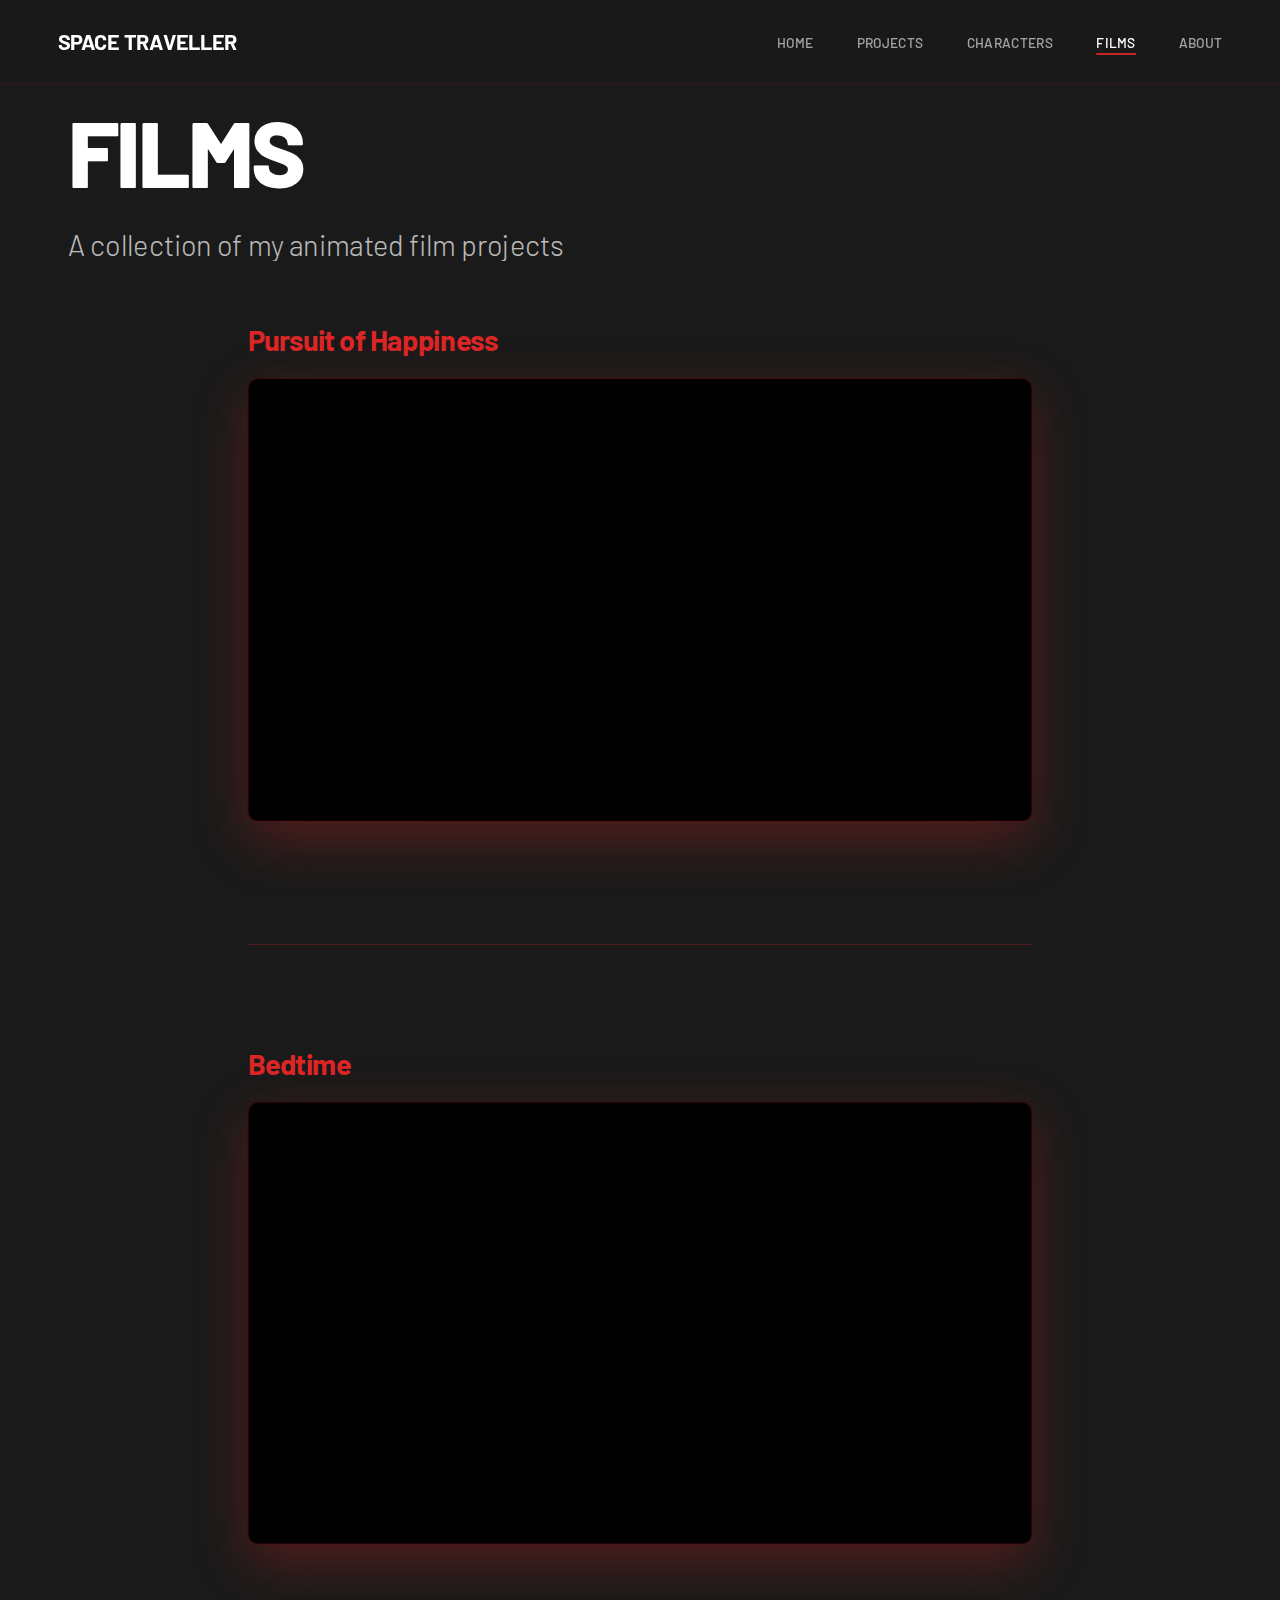
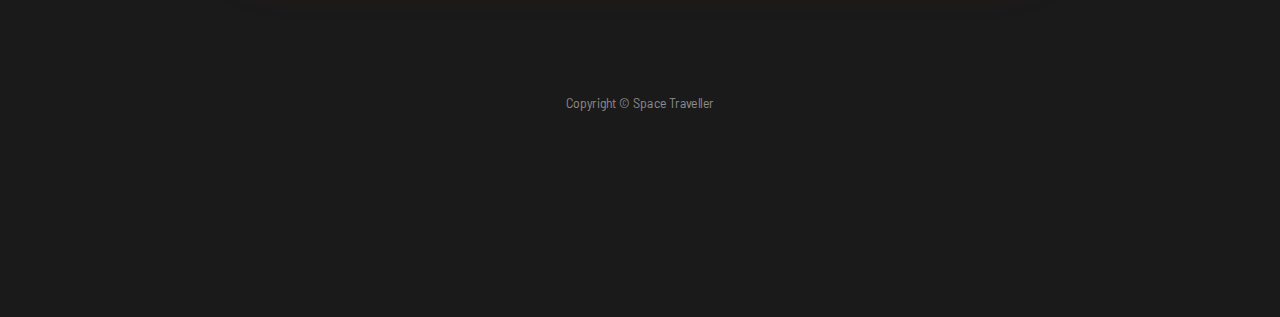
<file: films.html>
<!DOCTYPE html>
<html lang="en">
<head>
    <meta charset="UTF-8">
    <meta name="viewport" content="width=device-width, initial-scale=1.0">
    <title>Space Traveller - Films</title>
    <link rel="stylesheet" href="css/style.css">
</head>
<body>
    <header class="header">
        <div class="logo"><a href="index.html" style="color: inherit; text-decoration: none;">SPACE TRAVELLER</a></div>
        <nav class="nav">
            <a href="index.html" class="nav-item">Home</a>
            <a href="projects.html" class="nav-item">Projects</a>
            <a href="characters.html" class="nav-item">Characters</a>
            <a href="films.html" class="nav-item active">Films</a>
            <a href="about.html" class="nav-item">About</a>
        </nav>
    </header>

    <main class="content">
        <div class="hero">
            <h1 class="hero-title">FILMS</h1>
            <p class="hero-subtitle">A collection of my animated film projects</p>
        </div>

        <section class="films-section">
            <div class="film-container">
                <h2 class="film-title">Pursuit of Happiness</h2>
                <div class="video-wrapper">
                    <iframe src="https://www.youtube.com/embed/s233VhYstE0" title="YouTube video player" frameborder="0" allow="accelerometer; autoplay; clipboard-write; encrypted-media; gyroscope; picture-in-picture; web-share" allowfullscreen></iframe>
                </div>
            </div>

            <div class="film-divider"></div>

            <div class="film-container">
                <h2 class="film-title">Bedtime</h2>
                <div class="video-wrapper">
                    <iframe src="https://www.youtube.com/embed/VNXa0pUEEcg" title="YouTube video player" frameborder="0" allow="accelerometer; autoplay; clipboard-write; encrypted-media; gyroscope; picture-in-picture; web-share" allowfullscreen></iframe>
                </div>
            </div>
        </section>
    </main>

    <footer style="text-align: center; padding: 1rem 2rem; margin-top: 4rem; font-size: 0.85rem; opacity: 0.5;">
        Copyright © Space Traveller
    </footer>
</body>
</html>
</file>
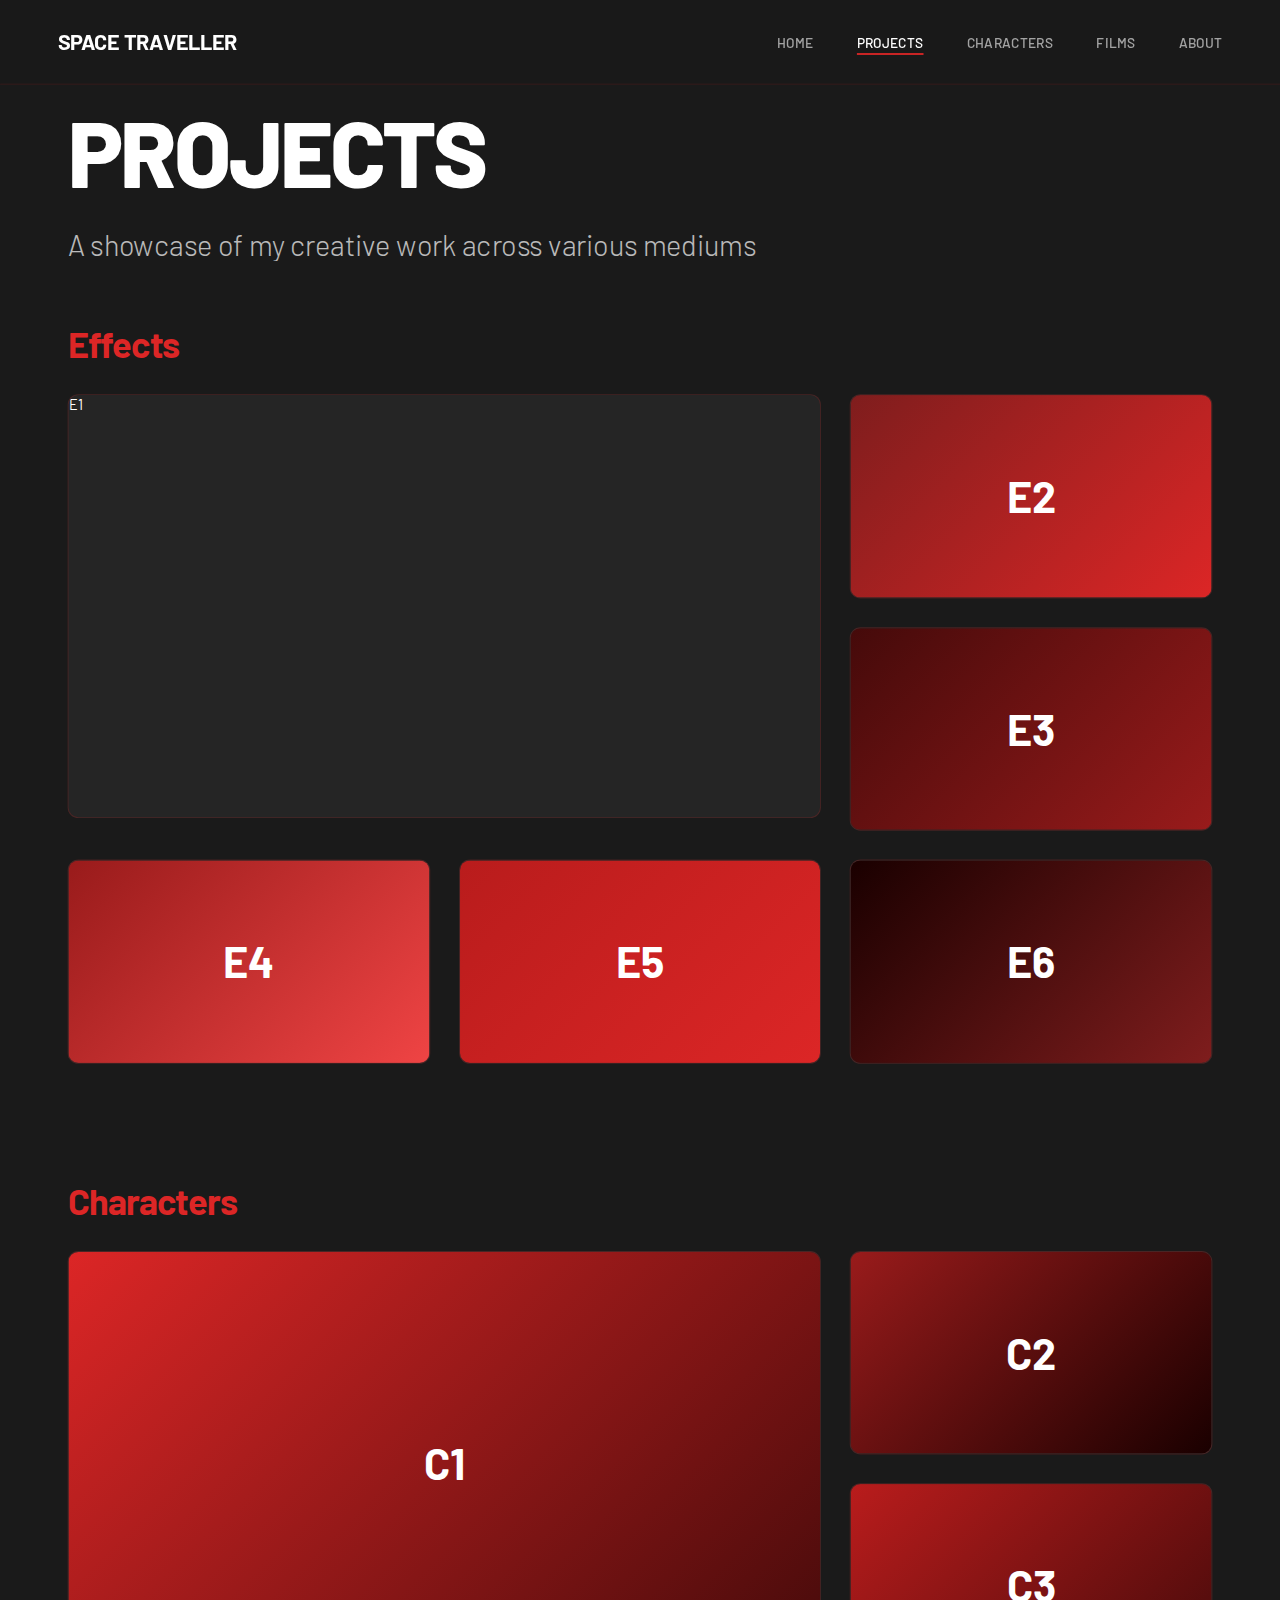
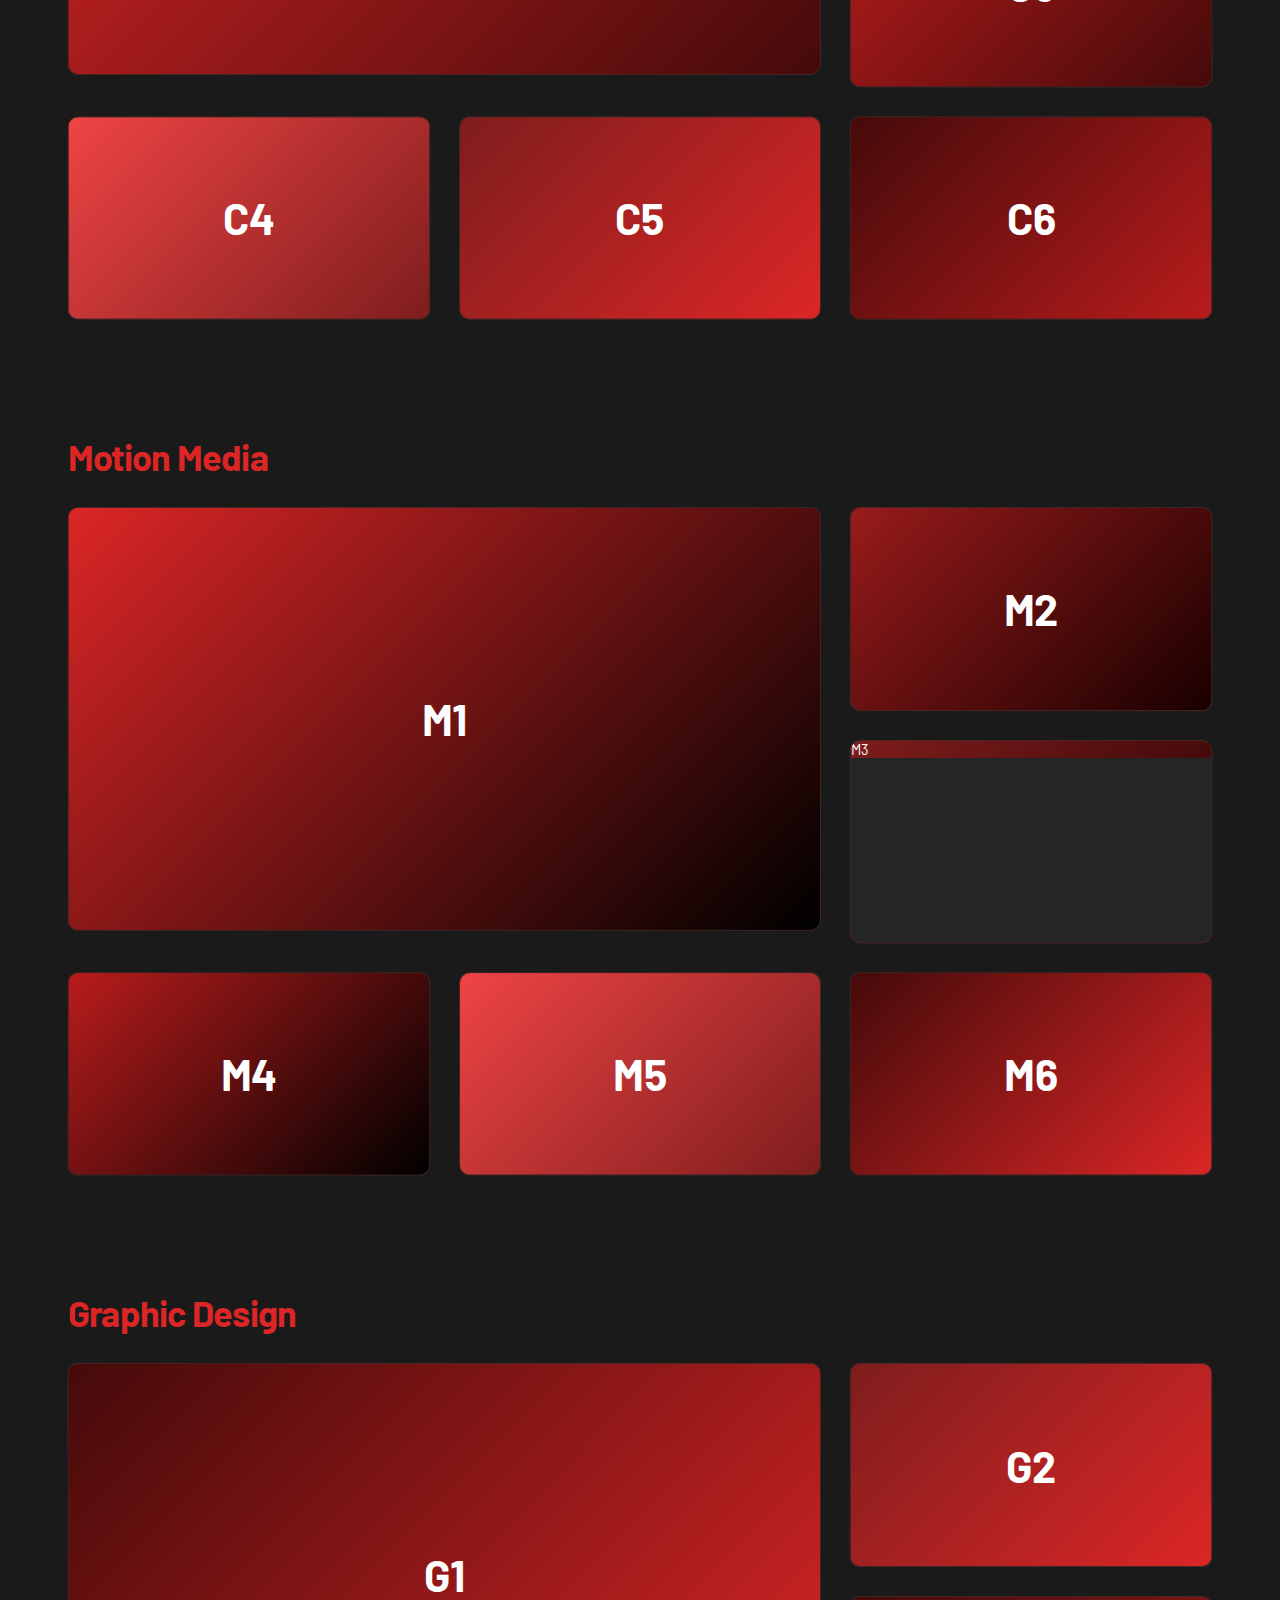
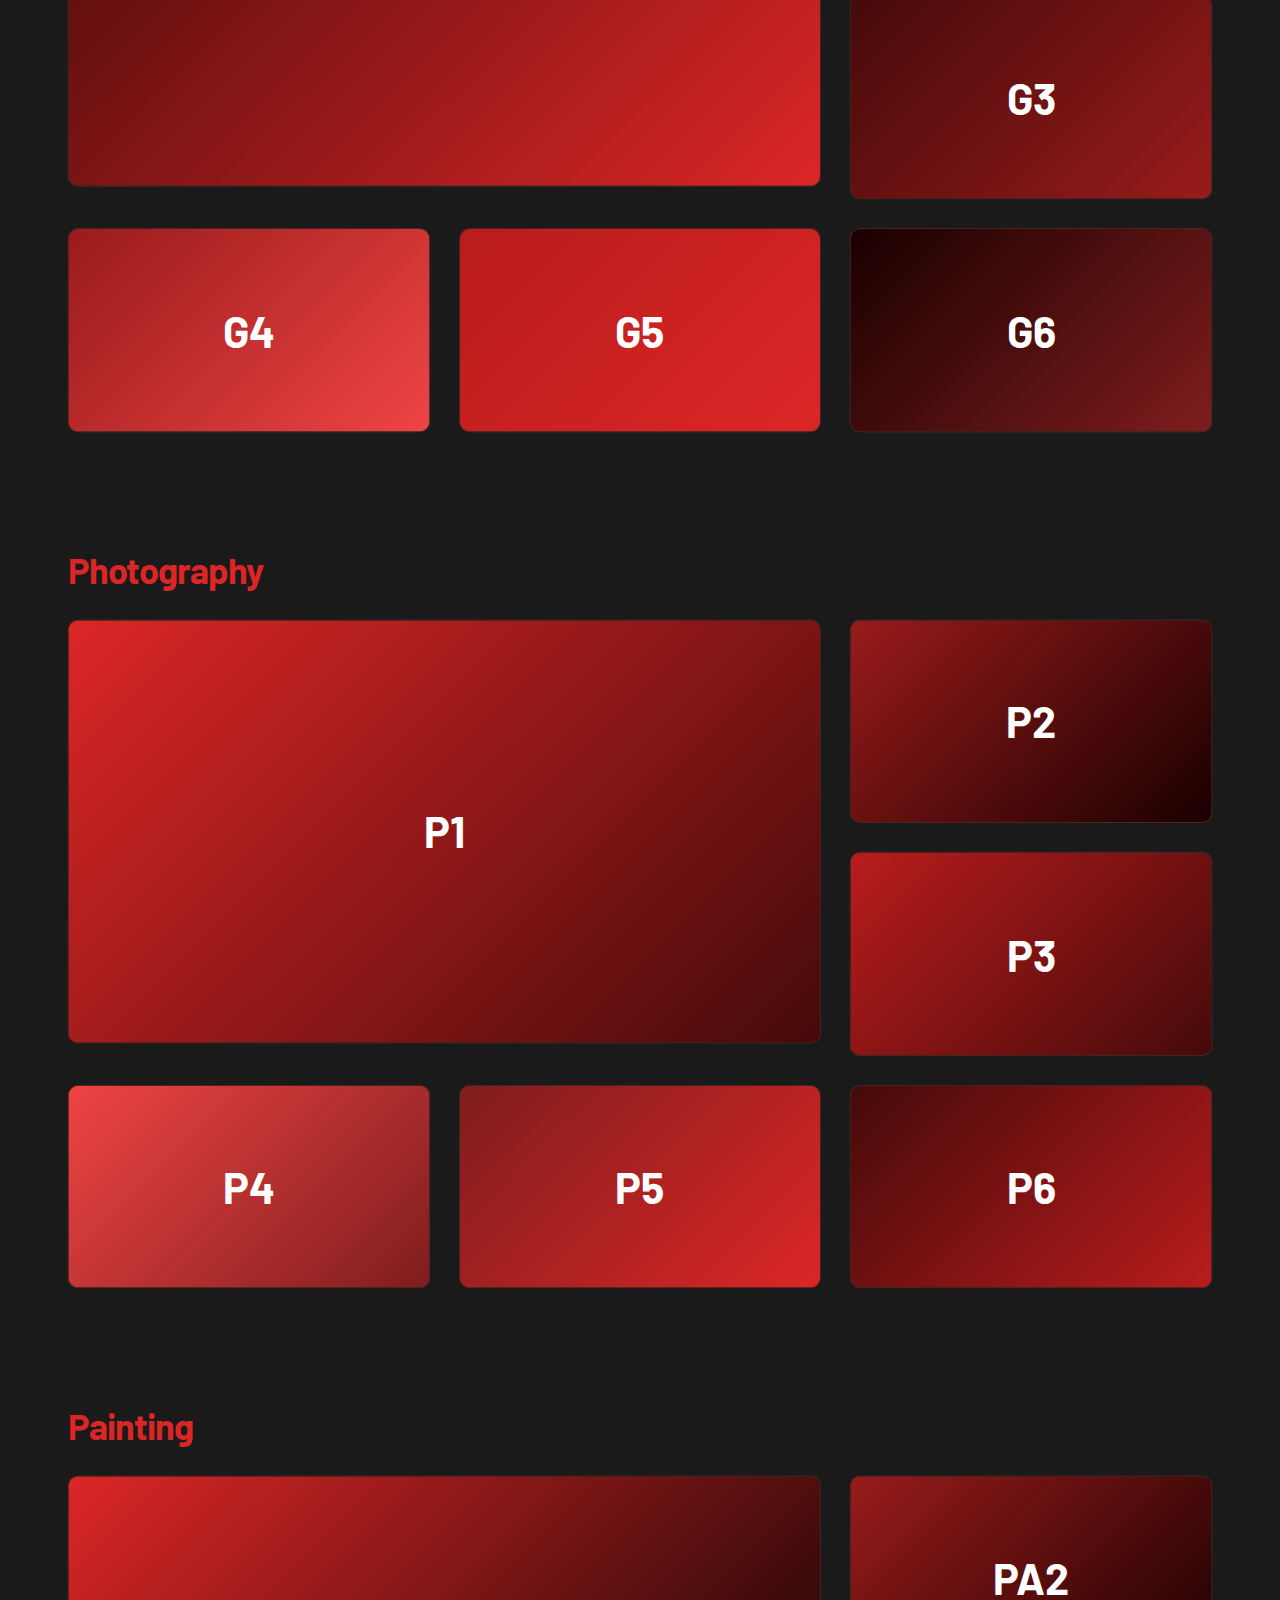
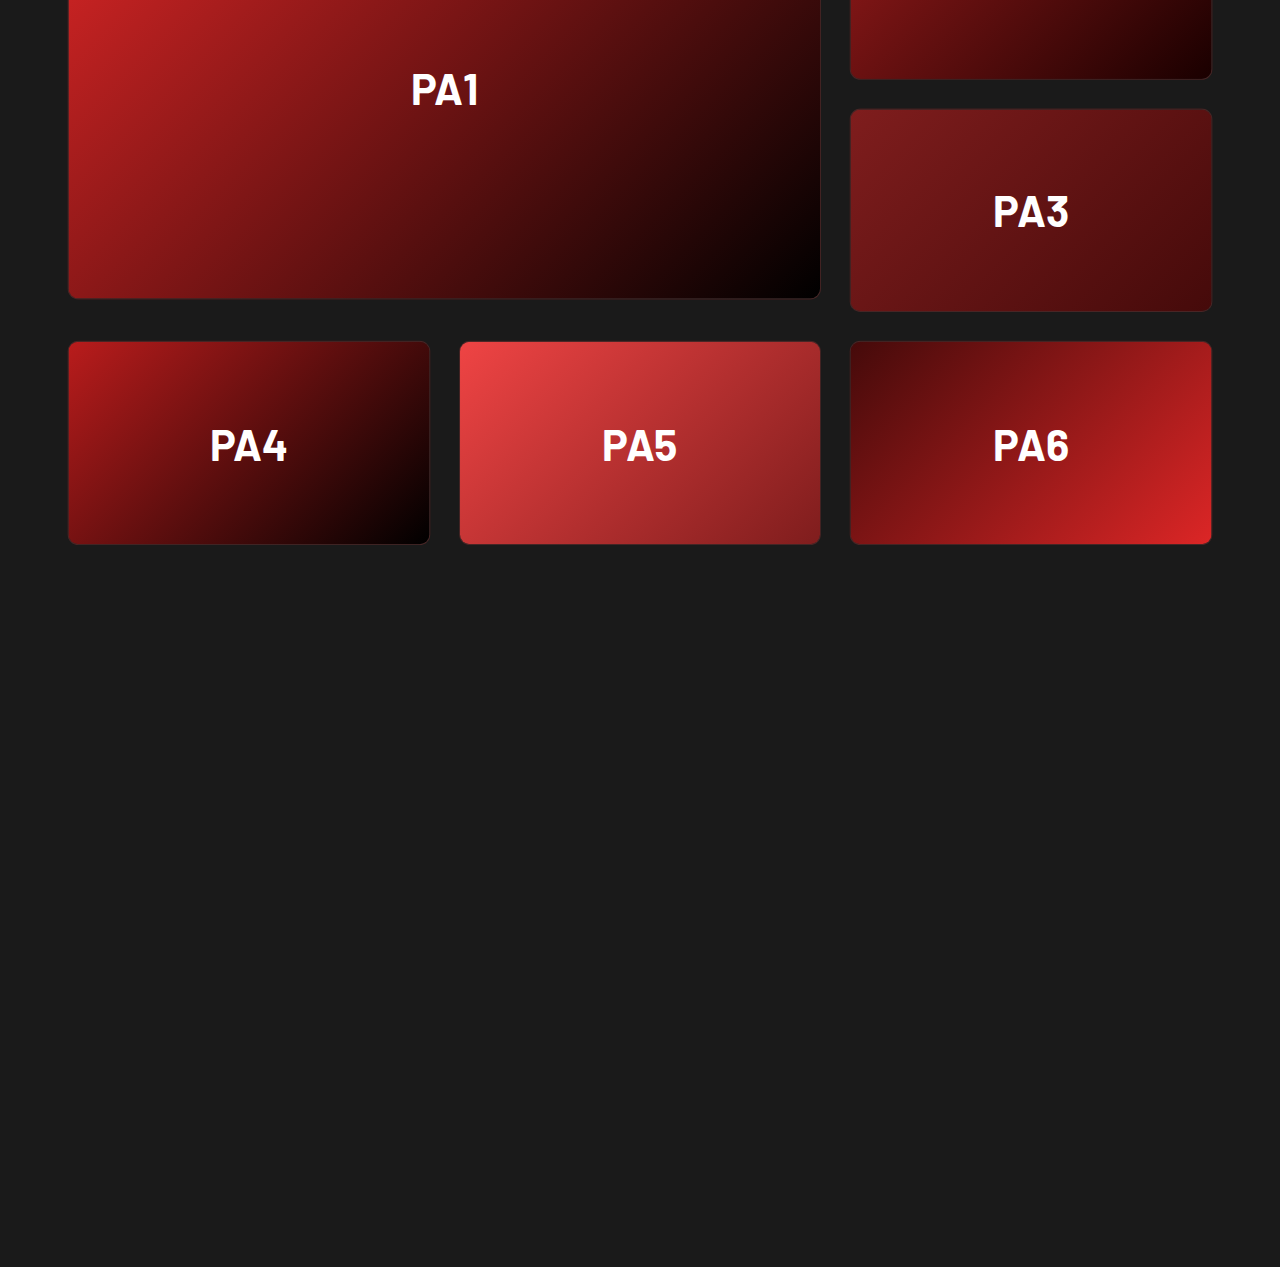
<file: projects.html>
<!DOCTYPE html>
<html lang="en">
<head>
    <meta charset="UTF-8">
    <meta name="viewport" content="width=device-width, initial-scale=1.0">
    <title>Space Traveller - Projects</title>
    <link rel="stylesheet" href="css/style.css">
</head>
<body>
    <header class="header">
        <div class="logo"><a href="index.html" style="color: inherit; text-decoration: none;">SPACE TRAVELLER</a></div>
        <nav class="nav">
            <a href="index.html" class="nav-item">Home</a>
            <a href="projects.html" class="nav-item active">Projects</a>
            <a href="characters.html" class="nav-item">Characters</a>
            <a href="films.html" class="nav-item">Films</a>
            <a href="about.html" class="nav-item">About</a>
        </nav>
    </header>

    <main class="content">
        <div class="hero">
            <h1 class="hero-title">PROJECTS</h1>
            <p class="hero-subtitle">A showcase of my creative work across various mediums</p>
        </div>

        <!-- Effects Section -->
        <section class="project-section">
            <h2 class="section-title">Effects</h2>
            <div class="project-grid">
                <div class="card card-large">
                    <div class="fire.mov">E1</div>
                    <div class="card-overlay">
                        <h3 class="card-title">Fire Effect</h3>
                        <p class="card-desc">Visual effects showcase</p>
                    </div>
                </div>
                <div class="card">
                    <div class="placeholder-img" style="background: linear-gradient(135deg, #7f1d1d 0%, #dc2626 100%);">E2</div>
                    <div class="card-overlay">
                        <h3 class="card-title">Particle System</h3>
                        <p class="card-desc">Dynamic particles</p>
                    </div>
                </div>
                <div class="card">
                    <div class="placeholder-img" style="background: linear-gradient(135deg, #450a0a 0%, #991b1b 100%);">E3</div>
                    <div class="card-overlay">
                        <h3 class="card-title">Fire Effect</h3>
                        <p class="card-desc">Realistic flames</p>
                    </div>
                </div>
                <div class="card">
                    <div class="placeholder-img" style="background: linear-gradient(135deg, #991b1b 0%, #ef4444 100%);">E4</div>
                    <div class="card-overlay">
                        <h3 class="card-title">Water Simulation</h3>
                        <p class="card-desc">Fluid dynamics</p>
                    </div>
                </div>
                <div class="card">
                    <div class="placeholder-img" style="background: linear-gradient(135deg, #b91c1c 0%, #dc2626 100%);">E5</div>
                    <div class="card-overlay">
                        <h3 class="card-title">Light Effects</h3>
                        <p class="card-desc">Lighting study</p>
                    </div>
                </div>
                <div class="card">
                    <div class="placeholder-img" style="background: linear-gradient(135deg, #1a0000 0%, #7f1d1d 100%);">E6</div>
                    <div class="card-overlay">
                        <h3 class="card-title">Smoke & Fog</h3>
                        <p class="card-desc">Atmospheric effects</p>
                    </div>
                </div>
            </div>
        </section>

        <!-- Characters Section -->
        <section class="project-section">
            <h2 class="section-title">Characters</h2>
            <div class="project-grid">
                <div class="card card-large">
                    <div class="placeholder-img" style="background: linear-gradient(135deg, #dc2626 0%, #450a0a 100%);">C1</div>
                    <div class="card-overlay">
                        <h3 class="card-title">Featured Character</h3>
                        <p class="card-desc">Character design showcase</p>
                    </div>
                </div>
                <div class="card">
                    <div class="placeholder-img" style="background: linear-gradient(135deg, #991b1b 0%, #1a0000 100%);">C2</div>
                    <div class="card-overlay">
                        <h3 class="card-title">Hero Design</h3>
                        <p class="card-desc">Protagonist concept</p>
                    </div>
                </div>
                <div class="card">
                    <div class="placeholder-img" style="background: linear-gradient(135deg, #b91c1c 0%, #450a0a 100%);">C3</div>
                    <div class="card-overlay">
                        <h3 class="card-title">Villain</h3>
                        <p class="card-desc">Antagonist design</p>
                    </div>
                </div>
                <div class="card">
                    <div class="placeholder-img" style="background: linear-gradient(135deg, #ef4444 0%, #7f1d1d 100%);">C4</div>
                    <div class="card-overlay">
                        <h3 class="card-title">Supporting Cast</h3>
                        <p class="card-desc">Side characters</p>
                    </div>
                </div>
                <div class="card">
                    <div class="placeholder-img" style="background: linear-gradient(135deg, #7f1d1d 0%, #dc2626 100%);">C5</div>
                    <div class="card-overlay">
                        <h3 class="card-title">Character Lineup</h3>
                        <p class="card-desc">Group shot</p>
                    </div>
                </div>
                <div class="card">
                    <div class="placeholder-img" style="background: linear-gradient(135deg, #450a0a 0%, #b91c1c 100%);">C6</div>
                    <div class="card-overlay">
                        <h3 class="card-title">Expressions</h3>
                        <p class="card-desc">Facial studies</p>
                    </div>
                </div>
            </div>
        </section>

        <!-- Motion Media Section -->
        <section class="project-section">
            <h2 class="section-title">Motion Media</h2>
            <div class="project-grid">
                <div class="card card-large">
                    <div class="placeholder-img" style="background: linear-gradient(135deg, #dc2626 0%, #000000 100%);">M1</div>
                    <div class="card-overlay">
                        <h3 class="card-title">Featured Animation</h3>
                        <p class="card-desc">Motion design showcase</p>
                    </div>
                </div>
                <div class="card">
                    <div class="placeholder-img" style="background: linear-gradient(135deg, #991b1b 0%, #1a0000 100%);">M2</div>
                    <div class="card-overlay">
                        <h3 class="card-title">Walk Cycle</h3>
                        <p class="card-desc">Character animation</p>
                    </div>
                </div>
                <div class="card">
                    <div class="hang.gif" style="background: linear-gradient(135deg, #7f1d1d 0%, #450a0a 100%);">M3</div>
                    <div class="card-overlay">
                        <h3 class="card-title">Action Sequence</h3>
                        <p class="card-desc">Dynamic movement</p>
                    </div>
                </div>
                <div class="card">
                    <div class="placeholder-img" style="background: linear-gradient(135deg, #b91c1c 0%, #000000 100%);">M4</div>
                    <div class="card-overlay">
                        <h3 class="card-title">Transition</h3>
                        <p class="card-desc">Scene transition</p>
                    </div>
                </div>
                <div class="card">
                    <div class="placeholder-img" style="background: linear-gradient(135deg, #ef4444 0%, #7f1d1d 100%);">M5</div>
                    <div class="card-overlay">
                        <h3 class="card-title">Morphing</h3>
                        <p class="card-desc">Shape animation</p>
                    </div>
                </div>
                <div class="card">
                    <div class="placeholder-img" style="background: linear-gradient(135deg, #450a0a 0%, #dc2626 100%);">M6</div>
                    <div class="card-overlay">
                        <h3 class="card-title">Title Sequence</h3>
                        <p class="card-desc">Opening credits</p>
                    </div>
                </div>
            </div>
        </section>

        <!-- Graphic Design Section -->
        <section class="project-section">
            <h2 class="section-title">Graphic Design</h2>
            <div class="project-grid">
                <div class="card card-large">
                    <div class="placeholder-img" style="background: linear-gradient(135deg, #450a0a 0%, #dc2626 100%);">G1</div>
                    <div class="card-overlay">
                        <h3 class="card-title">Featured Design</h3>
                        <p class="card-desc">Graphic design showcase</p>
                    </div>
                </div>
                <div class="card">
                    <div class="placeholder-img" style="background: linear-gradient(135deg, #7f1d1d 0%, #dc2626 100%);">G2</div>
                    <div class="card-overlay">
                        <h3 class="card-title">Logo Design</h3>
                        <p class="card-desc">Brand identity</p>
                    </div>
                </div>
                <div class="card">
                    <div class="placeholder-img" style="background: linear-gradient(135deg, #450a0a 0%, #991b1b 100%);">G3</div>
                    <div class="card-overlay">
                        <h3 class="card-title">Poster</h3>
                        <p class="card-desc">Marketing material</p>
                    </div>
                </div>
                <div class="card">
                    <div class="placeholder-img" style="background: linear-gradient(135deg, #991b1b 0%, #ef4444 100%);">G4</div>
                    <div class="card-overlay">
                        <h3 class="card-title">Typography</h3>
                        <p class="card-desc">Type design</p>
                    </div>
                </div>
                <div class="card">
                    <div class="placeholder-img" style="background: linear-gradient(135deg, #b91c1c 0%, #dc2626 100%);">G5</div>
                    <div class="card-overlay">
                        <h3 class="card-title">Packaging</h3>
                        <p class="card-desc">Product design</p>
                    </div>
                </div>
                <div class="card">
                    <div class="placeholder-img" style="background: linear-gradient(135deg, #1a0000 0%, #7f1d1d 100%);">G6</div>
                    <div class="card-overlay">
                        <h3 class="card-title">Branding</h3>
                        <p class="card-desc">Visual identity</p>
                    </div>
                </div>
            </div>
        </section>

        <!-- Photography Section -->
        <section class="project-section">
            <h2 class="section-title">Photography</h2>
            <div class="project-grid">
                <div class="card card-large">
                    <div class="placeholder-img" style="background: linear-gradient(135deg, #dc2626 0%, #450a0a 100%);">P1</div>
                    <div class="card-overlay">
                        <h3 class="card-title">Featured Photo</h3>
                        <p class="card-desc">Photography showcase</p>
                    </div>
                </div>
                <div class="card">
                    <div class="placeholder-img" style="background: linear-gradient(135deg, #991b1b 0%, #1a0000 100%);">P2</div>
                    <div class="card-overlay">
                        <h3 class="card-title">Portrait</h3>
                        <p class="card-desc">Character portrait</p>
                    </div>
                </div>
                <div class="card">
                    <div class="placeholder-img" style="background: linear-gradient(135deg, #b91c1c 0%, #450a0a 100%);">P3</div>
                    <div class="card-overlay">
                        <h3 class="card-title">Landscape</h3>
                        <p class="card-desc">Nature photography</p>
                    </div>
                </div>
                <div class="card">
                    <div class="placeholder-img" style="background: linear-gradient(135deg, #ef4444 0%, #7f1d1d 100%);">P4</div>
                    <div class="card-overlay">
                        <h3 class="card-title">Street</h3>
                        <p class="card-desc">Urban photography</p>
                    </div>
                </div>
                <div class="card">
                    <div class="placeholder-img" style="background: linear-gradient(135deg, #7f1d1d 0%, #dc2626 100%);">P5</div>
                    <div class="card-overlay">
                        <h3 class="card-title">Abstract</h3>
                        <p class="card-desc">Experimental shots</p>
                    </div>
                </div>
                <div class="card">
                    <div class="placeholder-img" style="background: linear-gradient(135deg, #450a0a 0%, #b91c1c 100%);">P6</div>
                    <div class="card-overlay">
                        <h3 class="card-title">Macro</h3>
                        <p class="card-desc">Close-up detail</p>
                    </div>
                </div>
            </div>
        </section>

        <!-- Painting Section -->
        <section class="project-section">
            <h2 class="section-title">Painting</h2>
            <div class="project-grid">
                <div class="card card-large">
                    <div class="placeholder-img" style="background: linear-gradient(135deg, #dc2626 0%, #000000 100%);">PA1</div>
                    <div class="card-overlay">
                        <h3 class="card-title">Featured Painting</h3>
                        <p class="card-desc">Digital painting showcase</p>
                    </div>
                </div>
                <div class="card">
                    <div class="placeholder-img" style="background: linear-gradient(135deg, #991b1b 0%, #1a0000 100%);">PA2</div>
                    <div class="card-overlay">
                        <h3 class="card-title">Study</h3>
                        <p class="card-desc">Value study</p>
                    </div>
                </div>
                <div class="card">
                    <div class="placeholder-img" style="background: linear-gradient(135deg, #7f1d1d 0%, #450a0a 100%);">PA3</div>
                    <div class="card-overlay">
                        <h3 class="card-title">Environment</h3>
                        <p class="card-desc">Scene painting</p>
                    </div>
                </div>
                <div class="card">
                    <div class="placeholder-img" style="background: linear-gradient(135deg, #b91c1c 0%, #000000 100%);">PA4</div>
                    <div class="card-overlay">
                        <h3 class="card-title">Character Art</h3>
                        <p class="card-desc">Character illustration</p>
                    </div>
                </div>
                <div class="card">
                    <div class="placeholder-img" style="background: linear-gradient(135deg, #ef4444 0%, #7f1d1d 100%);">PA5</div>
                    <div class="card-overlay">
                        <h3 class="card-title">Concept</h3>
                        <p class="card-desc">Concept sketch</p>
                    </div>
                </div>
                <div class="card">
                    <div class="placeholder-img" style="background: linear-gradient(135deg, #450a0a 0%, #dc2626 100%);">PA6</div>
                    <div class="card-overlay">
                        <h3 class="card-title">Still Life</h3>
                        <p class="card-desc">Object painting</p>
                    </div>
                </div>
            </div>
        </section>
    </main>
</body>
</html>
</file>
<file: css/style.css>
@import url('https://fonts.googleapis.com/css2?family=Barlow:wght@300;400;500;600;700;800&display=swap');

* {
    margin: 0;
    padding: 0;
    box-sizing: border-box;
}

body {
    font-family: 'Barlow', -apple-system, BlinkMacSystemFont, 'Segoe UI', Roboto, 'Helvetica Neue', Arial, sans-serif;
    background: #1a1a1a;
    color: #ffffff;
    overflow-x: hidden;
    transform: scale(0.9);
    transform-origin: top center;
    width: 111.11%;
    margin-left: -5.55%;
    min-height: 100vh;
    display: flex;
    flex-direction: column;
}

body.menu-open {
    overflow: hidden;
}

a {
    text-decoration: none;
    color: inherit;
}

a:visited {
    color: inherit;
}

a:hover {
    text-decoration: none;
}

a:active {
    color: inherit;
}

.content {
    flex: 1;
    padding-top: 120px;
    min-height: 100vh;
}

.content:has(#home.active) {
    padding-top: 0;
}

.content:has(#home.active) ~ .header,
body:has(#home.active) .header {
    display: none !important;
}

.header {
    position: fixed;
    top: 0;
    left: 0;
    right: 0;
    padding: 2rem 4rem;
    display: flex;
    justify-content: space-between;
    align-items: center;
    z-index: 1000;
    background: rgba(26, 26, 26, 0.9);
    backdrop-filter: blur(10px);
    border-bottom: 1px solid rgba(220, 38, 38, 0.2);
}

.logo {
    font-size: 1.5rem;
    font-weight: 700;
    letter-spacing: -0.02em;
    z-index: 1001;
}

.nav {
    display: flex;
    gap: 3rem;
}

.nav-item {
    cursor: pointer;
    font-size: 0.95rem;
    font-weight: 500;
    letter-spacing: 0.02em;
    text-transform: uppercase;
    opacity: 0.6;
    transition: opacity 0.3s ease;
    position: relative;
    text-decoration: none;
    color: #ffffff;
}

.nav-item:hover,
.nav-item:focus {
    opacity: 1;
    outline: none;
}

.nav-item.active {
    opacity: 1;
}

.nav-item.active::after {
    content: '';
    position: absolute;
    bottom: -5px;
    left: 0;
    right: 0;
    height: 2px;
    background: #dc2626;
}

/* Mobile Menu Toggle Button */
.mobile-menu-toggle {
    display: none;
    flex-direction: column;
    justify-content: space-between;
    width: 30px;
    height: 24px;
    background: transparent;
    border: none;
    cursor: pointer;
    padding: 0;
    z-index: 1001;
    position: relative;
}

.mobile-menu-toggle span {
    width: 100%;
    height: 3px;
    background: #dc2626;
    border-radius: 2px;
    transition: all 0.3s ease;
    transform-origin: center;
}

.mobile-menu-toggle.active span:nth-child(1) {
    transform: translateY(10.5px) rotate(45deg);
}

.mobile-menu-toggle.active span:nth-child(2) {
    opacity: 0;
    transform: scaleX(0);
}

.mobile-menu-toggle.active span:nth-child(3) {
    transform: translateY(-10.5px) rotate(-45deg);
}

.tab-content {
    display: none;
    animation: fadeIn 0.6s ease;
}

.tab-content.active {
    display: block;
}

@keyframes fadeIn {
    from {
        opacity: 0;
        transform: translateY(20px);
    }
    to {
        opacity: 1;
        transform: translateY(0);
    }
}

/* HOME PAGE STYLES */
.home-container {
    display: flex;
    flex-direction: row;
    align-items: center;
    justify-content: center;
    min-height: 100vh;
    padding: 2rem;
    gap: 3rem;
    position: relative;
}

.home-social-sidebar {
    position: fixed;
    left: 3rem;
    bottom: 3rem;
    display: flex;
    flex-direction: column;
    gap: 1.5rem;
    z-index: 1000;
}

.home-sidebar-link {
    display: flex;
    align-items: center;
    gap: 1rem;
    text-decoration: none;
}

.home-sidebar-icon {
    width: 50px;
    height: 50px;
    min-width: 50px;
    display: flex;
    align-items: center;
    justify-content: center;
    border: 2px solid #dc2626;
    border-radius: 50%;
    background: #1a1a1a;
    transition: all 0.3s ease;
}

.home-sidebar-link:hover .home-sidebar-icon {
    background: rgba(220, 38, 38, 0.2);
    transform: scale(1.1);
}

.home-sidebar-icon svg {
    width: 24px;
    height: 24px;
    stroke: #dc2626;
}

.sidebar-text {
    font-size: 0.95rem;
    font-weight: 500;
    color: #ffffff;
    white-space: nowrap;
    opacity: 0;
    transform: translateX(-10px);
    transition: all 0.3s ease;
}

.home-sidebar-link:hover .sidebar-text {
    opacity: 1;
    transform: translateX(0);
}

.sidebar-label {
    display: none;
}

.home-main-content {
    display: flex;
    flex-direction: column;
    align-items: center;
    justify-content: center;
    width: 100%;
    max-width: 1000px;
    margin: 0 auto;
}

.home-title {
    font-size: clamp(3rem, 10vw, 8rem);
    font-weight: 800;
    letter-spacing: -0.03em;
    margin-bottom: 1rem;
    text-align: center;
    background: linear-gradient(135deg, #dc2626 0%, #ef4444 100%);
    -webkit-background-clip: text;
    -webkit-text-fill-color: transparent;
    background-clip: text;
    white-space: nowrap;
}

.home-subtitle {
    font-size: clamp(1.2rem, 2vw, 1.5rem);
    font-weight: 400;
    text-align: center;
    opacity: 0.8;
    margin-bottom: 3rem;
}

.home-nav {
    display: flex;
    gap: 3rem;
    margin-bottom: 4rem;
    flex-wrap: wrap;
    justify-content: center;
}

.home-nav-item {
    cursor: pointer;
    font-size: 1.1rem;
    font-weight: 500;
    letter-spacing: 0.02em;
    text-transform: uppercase;
    opacity: 0.7;
    transition: all 0.3s ease;
    position: relative;
    padding: 0.5rem 0;
    text-decoration: none;
    color: #ffffff;
}

.home-nav-item:hover {
    opacity: 1;
    color: #dc2626;
}

.home-nav-item::after {
    content: '';
    position: absolute;
    bottom: 0;
    left: 0;
    right: 0;
    height: 2px;
    background: #dc2626;
    transform: scaleX(0);
    transition: transform 0.3s ease;
}

.home-nav-item:hover::after {
    transform: scaleX(1);
}

.video-container {
    position: relative;
    width: 100%;
    max-width: 900px;
    padding-bottom: 50.625%; /* 16:9 aspect ratio */
    height: ;
    border-radius: 12px;
    overflow: hidden;
    box-shadow: 0 20px 60px rgba(220, 38, 38, 0.3);
    border: 1px solid rgba(220, 38, 38, 0.3);
    background: #000;
    -webkit-transform: translateZ(0);
    transform: translateZ(0);
}

.video-container iframe {
    position: absolute;
    top: 0;
    left: 0;
    width: 100%;
    height: 100%;
    border: 0;
    -webkit-transform: translateZ(0);
    transform: translateZ(0);
}

/* HERO SECTION */
.hero {
    padding: 0 4rem 4rem;
    max-width: 1400px;
    margin: 0 auto;
}

.hero-title {
    font-size: clamp(3rem, 8vw, 7rem);
    font-weight: 800;
    line-height: 0.95;
    letter-spacing: -0.03em;
    margin-bottom: 2rem;
}

.hero-subtitle {
    font-size: clamp(1.2rem, 2.5vw, 2rem);
    font-weight: 300;
    opacity: 0.7;
    max-width: 800px;
    line-height: 1.4;
}

/* GRID LAYOUTS */
.grid {
    display: grid;
    grid-template-columns: repeat(auto-fit, minmax(300px, 1fr));
    gap: 2rem;
    padding: 0 4rem 4rem;
    max-width: 1400px;
    margin: 0 auto;
}

.project-section {
    padding: 0 4rem 4rem;
    max-width: 1400px;
    margin: 0 auto;
}

.section-title {
    font-size: 2.5rem;
    font-weight: 700;
    margin-bottom: 2rem;
    letter-spacing: -0.02em;
    color: #dc2626;
}

.project-grid {
    display: grid;
    grid-template-columns: repeat(3, 1fr);
    gap: 2rem;
    margin-bottom: 4rem;
}

.card-large {
    grid-column: span 2;
    grid-row: span 2;
}

/* Motion Media Custom Grid */
.motion-media-grid {
    display: grid;
    grid-template-columns: repeat(6, 1fr);
    grid-auto-rows: minmax(0, 1fr);
    gap: 1rem;
    margin-bottom: 4rem;
}

.motion-media-grid .small-square {
    grid-column: span 1;
    height: 100%;
    aspect-ratio: 1 / 1;
}

.motion-media-grid .small-square:nth-of-type(1) {
    grid-row: 1;
}

.motion-media-grid .small-square:nth-of-type(2) {
    grid-row: 2;
}

.motion-media-grid .big-square {
    grid-column: 2 / 4;
    grid-row: 1 / 3;
    position: relative;
    overflow: hidden;
    cursor: pointer;
    height: 100%;
    aspect-ratio: 1 / 1;
    margin-left: 60px;
}

.motion-media-grid .big-square video {
    position: absolute;
    top: 0;
    left: 0;
    width: 100%;
    height: 100%;
    object-fit: contain;
    background: #000;
}

.motion-media-grid .motion-text {
    grid-column: 5 / 7;
    grid-row: 1;
}

.motion-media-grid .rect-right {
    grid-column: 5 / 7;
    grid-row: 2;
}

.motion-media-grid .rect-bottom {
    grid-column: span 2;
    grid-row: 3;
}

@media (max-width: 768px) {
    .motion-media-grid {
        grid-template-columns: 1fr;
        grid-template-rows: auto;
        min-height: auto;
    }
    
    .motion-media-grid .small-square,
    .motion-media-grid .big-square,
    .motion-media-grid .motion-text,
    .motion-media-grid .rect-right,
    .motion-media-grid .rect-bottom {
        grid-column: span 1;
        grid-row: span 1;
    }
}


.card {
    aspect-ratio: 16 / 9;
    background: #252525;
    border-radius: 12px;
    overflow: hidden;
    cursor: pointer;
    transition: transform 0.3s ease, box-shadow 0.3s ease;
    position: relative;
    border: 1px solid rgba(220, 38, 38, 0.2);
}

.card:hover {
    transform: translateY(-8px);
    box-shadow: 0 20px 40px rgba(220, 38, 38, 0.3);
    border-color: rgba(220, 38, 38, 0.5);
}

.card-image {
    width: 100%;
    height: 100%;
    object-fit: cover;
    transition: transform 0.5s ease;
}

.card:hover .card-image {
    transform: scale(1.05);
}

.card-overlay {
    position: absolute;
    bottom: 0;
    left: 0;
    right: 0;
    padding: 2rem;
    background: linear-gradient(to top, rgba(0, 0, 0, 0.9), transparent);
    transform: translateY(100%);
    transition: transform 0.3s ease;
}

.card:hover .card-overlay {
    transform: translateY(0);
}

.card-title {
    font-size: 1.3rem;
    font-weight: 600;
    margin-bottom: 0.5rem;
}

.card-desc {
    font-size: 0.9rem;
    opacity: 0.7;
}

.placeholder-img {
    width: 100%;
    height: 100%;
    display: flex;
    align-items: center;
    justify-content: center;
    background: linear-gradient(135deg, #450a0a 0%, #dc2626 100%);
    font-size: 3rem;
    font-weight: 700;
}

/* ABOUT PAGE STYLES */
.about-grid-layout {
    padding: 4rem;
    max-width: 1400px;
    margin: 0 auto;
}

.about-grid-container {
    display: grid;
    grid-template-columns: 1fr 1fr;
    grid-template-rows: auto auto;
    gap: 3rem;
}

.about-top-section {
    grid-column: 1 / 3;
    display: flex;
    gap: 2rem;
    align-items: flex-start;
}

.about-top-section .about-photo-box {
    flex-shrink: 0;
}

.about-top-section .about-photo-grid {
    width: 400px;
    aspect-ratio: 3 / 4;
    border-radius: 12px;
    overflow: hidden;
    border: 2px solid rgba(220, 38, 38, 0.3);
}

.about-top-section .about-bio-box {
    flex: 1;
}

.about-photo-box {
    grid-column: 1;
    grid-row: 1;
}

.about-bio-box {
    grid-column: 2;
    grid-row: 1;
}

.about-skills-box {
    grid-column: 1;
    grid-row: 2;
}

.about-contact-box {
    grid-column: 2;
    grid-row: 2;
}

.about-photo-grid {
    width: 100%;
    aspect-ratio: 3 / 4;
    border-radius: 12px;
    overflow: hidden;
    border: 2px solid rgba(220, 38, 38, 0.3);
}

.about-photo-grid img {
    width: 100%;
    height: 100%;
    object-fit: cover;
}

.about-name-grid {
    font-size: 3rem;
    font-weight: 800;
    letter-spacing: -0.02em;
    margin-bottom: 0.5rem;
}

.about-title-grid {
    font-size: 1.3rem;
    color: #dc2626;
    font-weight: 500;
    margin-bottom: 2rem;
}

.about-bio-text p {
    font-size: 1.05rem;
    line-height: 1.8;
    opacity: 0.85;
    margin-bottom: 1.5rem;
}

.section-heading {
    font-size: 1.8rem;
    font-weight: 700;
    margin-bottom: 1.5rem;
    letter-spacing: -0.02em;
}

.subsection-heading {
    font-size: 1.2rem;
    font-weight: 600;
    margin-top: 2rem;
    margin-bottom: 1rem;
    color: #dc2626;
    letter-spacing: -0.01em;
}

.skills-list-grid {
    display: flex;
    flex-wrap: wrap;
    gap: 0.8rem;
}

.skills-list-grid span {
    padding: 0.6rem 1.2rem;
    background: #252525;
    border: 1px solid rgba(220, 38, 38, 0.3);
    border-radius: 6px;
    font-size: 0.9rem;
    transition: all 0.3s ease;
}

.skills-list-grid span:hover {
    background: rgba(220, 38, 38, 0.1);
    border-color: #dc2626;
}

.contact-links-grid {
    display: flex;
    flex-direction: column;
    gap: 2rem;
}

.contact-item-grid {
    display: inline-flex;
    align-items: center;
    gap: 1rem;
    color: #ffffff;
    text-decoration: none;
    transition: all 0.3s ease;
    width: fit-content;
}

.contact-item-grid:hover {
    transform: translateX(5px);
}

.contact-icon-wrapper {
    width: 32px;
    height: 32px;
    min-width: 32px;
    display: flex;
    align-items: center;
    justify-content: center;
    flex-shrink: 0;
    transition: all 0.3s ease;
}

.contact-item-grid:hover .contact-icon-wrapper {
    transform: scale(1.1);
}

.contact-icon-wrapper svg {
    width: 24px;
    height: 24px;
    stroke: #dc2626;
    transition: stroke 0.3s ease;
}

.contact-item-grid:hover .contact-icon-wrapper svg {
    stroke: #ef4444;
}

.contact-text {
    display: flex;
    flex-direction: column;
    gap: 0.25rem;
}

.contact-label {
    font-size: 0.85rem;
    font-weight: 600;
    color: #dc2626;
    text-transform: uppercase;
    letter-spacing: 0.05em;
    user-select: text;
}

.contact-handle {
    font-size: 1rem;
    font-weight: 500;
    color: #ffffff;
    user-select: text;
}

.resume-section {
    margin-top: 2rem;
    padding-top: 2rem;
    border-top: 1px solid rgba(220, 38, 38, 0.2);
    display: flex;
    justify-content: center;
}

.resume-button-section {
    display: inline-flex;
    align-items: center;
    justify-content: center;
    gap: 0.75rem;
    padding: 0.9rem 2rem;
    background: transparent;
    color: #dc2626;
    border: 2px solid #dc2626;
    border-radius: 8px;
    font-size: 1rem;
    font-weight: 600;
    text-decoration: none;
    transition: all 0.4s ease;
}

.resume-button-section:hover {
    background: #dc2626;
    color: #ffffff;
}

.resume-button-section svg {
    stroke: #dc2626;
    transition: stroke 0.4s ease;
}

.resume-button-section:hover svg {
    stroke: #ffffff;
}

/* FILMS PAGE */
.films-section {
    padding: 0 4rem 4rem;
    max-width: 1000px;
    margin: 0 auto;
    display: flex;
    flex-direction: column;
    gap: 5rem;
}

.film-container {
    width: 100%;
}

.film-title {
    font-size: 2rem;
    font-weight: 700;
    margin-bottom: 1.5rem;
    letter-spacing: -0.02em;
    color: #dc2626;
}

.film-divider {
    width: 100%;
    height: 1px;
    background: rgba(220, 38, 38, 0.3);
    margin: 2rem 0;
}

.video-wrapper {
    position: relative;
    width: 100%;
    padding-bottom: 56.25%; /* 16:9 aspect ratio */
    height: 0;
    border-radius: 12px;
    overflow: hidden;
    box-shadow: 0 20px 60px rgba(220, 38, 38, 0.3);
    border: 1px solid rgba(220, 38, 38, 0.3);
    margin-bottom: 1.5rem;
    background: #000;
    -webkit-transform: translateZ(0);
    transform: translateZ(0);
}

.video-wrapper iframe {
    position: absolute;
    top: 0;
    left: 0;
    width: 100%;
    height: 100%;
    border: 0;
    -webkit-transform: translateZ(0);
    transform: translateZ(0);
}

.film-description {
    font-size: 1.05rem;
    line-height: 1.7;
    opacity: 0.85;
    margin-bottom: 1rem;
}

.film-meta {
    display: flex;
    flex-direction: column;
    gap: 0.5rem;
    margin-top: 1.5rem;
}

.film-role {
    font-size: 0.95rem;
    color: #dc2626;
    font-weight: 500;
}

.film-year {
    font-size: 0.9rem;
    opacity: 0.6;
    font-weight: 500;
}

/* CHARACTERS PAGE */
.characters-section {
    padding: 0 4rem 4rem;
    max-width: 1200px;
    margin: 0 auto;
    display: flex;
    flex-direction: column;
    align-items: center;
    gap: 4rem;
}

.character-image-container {
    width: 100%;
    display: flex;
    justify-content: center;
}

.character-image-container img {
    max-width: 100%;
    height: auto;
    border-radius: 12px;
    border: 1px solid rgba(220, 38, 38, 0.3);
    box-shadow: 0 10px 30px rgba(220, 38, 38, 0.2);
    cursor: zoom-in;
    transition: transform 0.3s ease;
}

.character-image-container img:hover {
    transform: scale(1.02);
}

/* LIGHTBOX */
.lightbox {
    display: none;
    position: fixed;
    top: 0;
    left: 0;
    width: 100vw;
    height: 100vh;
    background: rgba(0, 0, 0, 0.95);
    z-index: 99999;
    justify-content: center;
    align-items: center;
    cursor: zoom-out;
}

.lightbox.active {
    display: flex !important;
}

body.lightbox-open {
    overflow: hidden;
    transform: none !important;
    width: 100% !important;
    margin-left: 0 !important;
}

.lightbox img,
.lightbox video {
    max-width: 60vw;
    max-height: 60vh;
    object-fit: contain;
    border: none;
    box-shadow: 0 0 50px rgba(220, 38, 38, 0.5);
    border-radius: 12px;
    cursor: default;
    position: relative;
    z-index: 1;
}

.lightbox video {
    max-width: 80vw;
    max-height: 80vh;
}

.lightbox img {
    max-width: 35vw;
    max-height: 35vh;
}

.lightbox-close {
    position: fixed;
    top: 2rem;
    right: 2rem;
    width: 50px;
    height: 50px;
    background: rgba(220, 38, 38, 0.2);
    border: 2px solid rgba(220, 38, 38, 0.5);
    border-radius: 50%;
    display: flex;
    align-items: center;
    justify-content: center;
    cursor: pointer;
    transition: all 0.3s ease;
    z-index: 100001;
}

.lightbox-close:hover {
    background: rgba(220, 38, 38, 0.6);
    border-color: #dc2626;
    transform: scale(1.1);
}

.lightbox-close svg {
    pointer-events: none;
}

.lightbox-nav {
    position: fixed;
    background: rgba(220, 38, 38, 0.2);
    border: 2px solid rgba(220, 38, 38, 0.5);
    border-radius: 50%;
    width: 60px;
    height: 60px;
    display: flex;
    align-items: center;
    justify-content: center;
    cursor: pointer;
    transition: all 0.3s ease;
    color: #ffffff;
    z-index: 10000;
    top: 50%;
    transform: translateY(-50%);
}

.lightbox-nav:hover {
    background: rgba(220, 38, 38, 0.4);
    border-color: #dc2626;
    transform: translateY(-50%) scale(1.1);
}

.lightbox-prev {
    left: 2rem;
}

.lightbox-next {
    right: 2rem;
}

/* MOBILE RESPONSIVE STYLES */
@media (max-width: 768px) {
    body {
        transform: scale(1);
        width: 100%;
        margin-left: 0;
    }
    
    .header {
        padding: 1.5rem 2rem;
    }
    
    /* Show mobile menu toggle button */
    .mobile-menu-toggle {
        display: flex;
    }

    /* Mobile Navigation Styles */
    .nav {
        position: fixed;
        top: 0;
        right: -100%;
        width: 280px;
        height: 100vh;
        background: rgba(26, 26, 26, 0.98);
        backdrop-filter: blur(20px);
        flex-direction: column;
        gap: 0;
        padding: 6rem 2rem 2rem;
        border-left: 2px solid rgba(220, 38, 38, 0.3);
        transition: right 0.4s cubic-bezier(0.68, -0.55, 0.265, 1.55);
        box-shadow: -10px 0 30px rgba(0, 0, 0, 0.5);
    }
    
    .nav.active {
        right: 0;
    }
    
    .nav-item {
        font-size: 1.2rem;
        padding: 1.2rem 0;
        border-bottom: 1px solid rgba(220, 38, 38, 0.1);
        opacity: 0.8;
        transition: all 0.3s ease;
    }
    
    .nav-item:hover,
    .nav-item:active {
        opacity: 1;
        padding-left: 1rem;
        color: #dc2626;
    }
    
    .nav-item.active::after {
        display: none;
    }
    
    .nav-item.active {
        color: #dc2626;
        border-left: 3px solid #dc2626;
        padding-left: 1rem;
    }

    .hero,
    .grid,
    .about-container,
    .project-section {
        padding-left: 2rem;
        padding-right: 2rem;
    }

    .grid {
        grid-template-columns: 1fr;
    }
    
    .project-grid {
        grid-template-columns: 1fr;
    }
    
    .card-large {
        grid-column: span 1;
        grid-row: span 1;
    }

    .home-social-sidebar {
        position: fixed;
        left: 50%;
        bottom: 2rem;
        transform: translateX(-50%);
        flex-direction: row;
        justify-content: center;
        gap: 1rem;
        z-index: 100;
    }
    
    .home-sidebar-icon {
        width: 50px;
        height: 50px;
        justify-content: center;
        padding: 0;
    }
    
    .sidebar-text {
        display: none;
    }
    
    .home-sidebar-link:hover .home-sidebar-icon {
        width: 50px;
        transform: scale(0.9);
    }
    
    .home-sidebar-link:active .home-sidebar-icon {
        transform: scale(0.9);
    }
    
    .home-container {
        flex-direction: column;
        padding-bottom: 6rem;
    }
    
    .home-nav {
        gap: 1.5rem;
        flex-wrap: wrap;
        justify-content: center;
    }
    
    .home-nav-item {
        white-space: nowrap;
        font-size: 0.95rem;
    }
    
    .about-grid-layout {
        padding: 2rem;
    }
    
    .about-grid-container {
        grid-template-columns: 1fr;
        gap: 2rem;
    }
    
    .about-top-section {
        grid-column: 1;
        flex-direction: column;
    }
    
    .about-top-section .about-photo-grid {
        width: 200px;
    }
    
    .about-photo-box,
    .about-bio-box,
    .about-skills-box,
    .about-contact-box {
        grid-column: 1;
    }
    
    .about-photo-box {
        grid-row: 1;
    }
    
    .about-bio-box {
        grid-row: 2;
    }
    
    .about-skills-box {
        grid-row: 3;
    }
    
    .about-contact-box {
        grid-row: 4;
    }
    
    .about-name-grid {
        font-size: 2.5rem;
    }
    
    .characters-section {
        padding: 0 2rem 4rem;
        gap: 3rem;
    }
    
    .lightbox-nav {
        width: 50px;
        height: 50px;
    }
    
    .lightbox-nav svg {
        width: 30px;
        height: 30px;
    }
    
    .lightbox-prev {
        left: 1rem;
    }
    
    .lightbox-next {
        right: 1rem;
    }
    
    .films-section {
        padding: 0 2rem 4rem;
    }
}

/* Focus states for accessibility */
a:focus,
button:focus {
    outline: 2px solid #dc2626;
    outline-offset: 2px;
}

.nav-item:focus {
    opacity: 1;
}

/* Smooth scrolling */
html {
    scroll-behavior: smooth;
}
</file>
<file: Portfolio/css/style.css>
@import url('https://fonts.googleapis.com/css2?family=Barlow:wght@300;400;500;600;700;800&display=swap');

* {
    margin: 0;
    padding: 0;
    box-sizing: border-box;
}

body {
    font-family: 'Barlow', -apple-system, BlinkMacSystemFont, 'Segoe UI', Roboto, 'Helvetica Neue', Arial, sans-serif;
    background: #1a1a1a;
    color: #ffffff;
    overflow-x: hidden;
}

.header {
    position: fixed;
    top: 0;
    left: 0;
    right: 0;
    padding: 2rem 4rem;
    display: flex;
    justify-content: space-between;
    align-items: center;
    z-index: 1000;
    background: rgba(26, 26, 26, 0.9);
    backdrop-filter: blur(10px);
    border-bottom: 1px solid rgba(220, 38, 38, 0.2);
}

.logo {
    font-size: 1.5rem;
    font-weight: 700;
    letter-spacing: -0.02em;
}

.nav {
    display: flex;
    gap: 3rem;
}

.nav-item {
    cursor: pointer;
    font-size: 0.95rem;
    font-weight: 500;
    letter-spacing: 0.02em;
    text-transform: uppercase;
    opacity: 0.6;
    transition: opacity 0.3s ease;
    position: relative;
}

.nav-item:hover {
    opacity: 1;
}

.nav-item.active {
    opacity: 1;
}

.nav-item.active::after {
    content: '';
    position: absolute;
    bottom: -5px;
    left: 0;
    right: 0;
    height: 2px;
    background: #dc2626;
}

.content {
    padding-top: 120px;
    min-height: 100vh;
}

.content:has(#home.active) {
    padding-top: 0;
}

.content:has(#home.active) ~ .header,
body:has(#home.active) .header {
    display: none !important;
}

.tab-content {
    display: none;
    animation: fadeIn 0.6s ease;
}

.tab-content.active {
    display: block;
}

@keyframes fadeIn {
    from {
        opacity: 0;
        transform: translateY(20px);
    }
    to {
        opacity: 1;
        transform: translateY(0);
    }
}

.home-container {
    display: flex;
    flex-direction: column;
    align-items: center;
    justify-content: center;
    min-height: calc(100vh - 120px);
    padding: 2rem;
}

.home-title {
    font-size: clamp(3rem, 10vw, 8rem);
    font-weight: 800;
    letter-spacing: -0.03em;
    margin-bottom: 3rem;
    text-align: center;
    background: linear-gradient(135deg, #dc2626 0%, #ef4444 100%);
    -webkit-background-clip: text;
    -webkit-text-fill-color: transparent;
    background-clip: text;
}

.home-nav {
    display: flex;
    gap: 3rem;
    margin-bottom: 4rem;
    flex-wrap: wrap;
    justify-content: center;
}

.home-nav-item {
    cursor: pointer;
    font-size: 1.1rem;
    font-weight: 500;
    letter-spacing: 0.02em;
    text-transform: uppercase;
    opacity: 0.7;
    transition: all 0.3s ease;
    position: relative;
    padding: 0.5rem 0;
}

.home-nav-item:hover {
    opacity: 1;
    color: #dc2626;
}

.home-nav-item::after {
    content: '';
    position: absolute;
    bottom: 0;
    left: 0;
    right: 0;
    height: 2px;
    background: #dc2626;
    transform: scaleX(0);
    transition: transform 0.3s ease;
}

.home-nav-item:hover::after {
    transform: scaleX(1);
}

.video-container {
    position: relative;
    width: 100%;
    max-width: 900px;
    aspect-ratio: 16 / 9;
    border-radius: 12px;
    overflow: hidden;
    box-shadow: 0 20px 60px rgba(220, 38, 38, 0.3);
    border: 1px solid rgba(220, 38, 38, 0.3);
}

.video-container iframe {
    position: absolute;
    top: 0;
    left: 0;
    width: 100%;
    height: 100%;
}

.hero {
    padding: 0 4rem 4rem;
    max-width: 1400px;
    margin: 0 auto;
}

.hero-title {
    font-size: clamp(3rem, 8vw, 7rem);
    font-weight: 800;
    line-height: 0.95;
    letter-spacing: -0.03em;
    margin-bottom: 2rem;
}

.hero-subtitle {
    font-size: clamp(1.2rem, 2.5vw, 2rem);
    font-weight: 300;
    opacity: 0.7;
    max-width: 800px;
    line-height: 1.4;
}

.grid {
    display: grid;
    grid-template-columns: repeat(auto-fit, minmax(300px, 1fr));
    gap: 2rem;
    padding: 0 4rem 4rem;
    max-width: 1400px;
    margin: 0 auto;
}

.card {
    aspect-ratio: 1;
    background: #252525;
    border-radius: 12px;
    overflow: hidden;
    cursor: pointer;
    transition: transform 0.3s ease, box-shadow 0.3s ease;
    position: relative;
    border: 1px solid rgba(220, 38, 38, 0.2);
}

.card:hover {
    transform: translateY(-8px);
    box-shadow: 0 20px 40px rgba(220, 38, 38, 0.3);
    border-color: rgba(220, 38, 38, 0.5);
}

.card-image {
    width: 100%;
    height: 100%;
    object-fit: cover;
    transition: transform 0.5s ease;
}

.card:hover .card-image {
    transform: scale(1.05);
}

.card-overlay {
    position: absolute;
    bottom: 0;
    left: 0;
    right: 0;
    padding: 2rem;
    background: linear-gradient(to top, rgba(0, 0, 0, 0.9), transparent);
    transform: translateY(100%);
    transition: transform 0.3s ease;
}

.card:hover .card-overlay {
    transform: translateY(0);
}

.card-title {
    font-size: 1.3rem;
    font-weight: 600;
    margin-bottom: 0.5rem;
}

.card-desc {
    font-size: 0.9rem;
    opacity: 0.7;
}

.about-container {
    padding: 0 4rem 4rem;
    max-width: 1000px;
    margin: 0 auto;
}

.about-section {
    margin-bottom: 4rem;
}

.about-section h2 {
    font-size: 2.5rem;
    font-weight: 700;
    margin-bottom: 1.5rem;
    letter-spacing: -0.02em;
}

.about-section p {
    font-size: 1.2rem;
    line-height: 1.8;
    opacity: 0.8;
    margin-bottom: 1rem;
}

.skills {
    display: flex;
    flex-wrap: wrap;
    gap: 1rem;
    margin-top: 2rem;
}

.skill-tag {
    padding: 0.7rem 1.5rem;
    background: #252525;
    border: 1px solid rgba(220, 38, 38, 0.3);
    border-radius: 50px;
    font-size: 0.95rem;
    font-weight: 500;
    transition: all 0.3s ease;
}

.skill-tag:hover {
    background: rgba(220, 38, 38, 0.1);
    border-color: #dc2626;
}

.contact-links {
    display: flex;
    gap: 2rem;
    margin-top: 2rem;
}

.contact-link {
    font-size: 1.1rem;
    color: #dc2626;
    text-decoration: none;
    opacity: 0.8;
    transition: opacity 0.3s ease;
    font-weight: 500;
}

.contact-link:hover {
    opacity: 1;
}

@media (max-width: 768px) {
    .header {
        padding: 1.5rem 2rem;
        flex-direction: column;
        gap: 1.5rem;
    }

    .nav {
        gap: 1.5rem;
    }

    .hero,
    .grid,
    .about-container {
        padding-left: 2rem;
        padding-right: 2rem;
    }

    .grid {
        grid-template-columns: 1fr;
    }
}

.placeholder-img {
    width: 100%;
    height: 100%;
    display: flex;
    align-items: center;
    justify-content: center;
    background: linear-gradient(135deg, #450a0a 0%, #dc2626 100%);
    font-size: 3rem;
    font-weight: 700;
}
</file>
